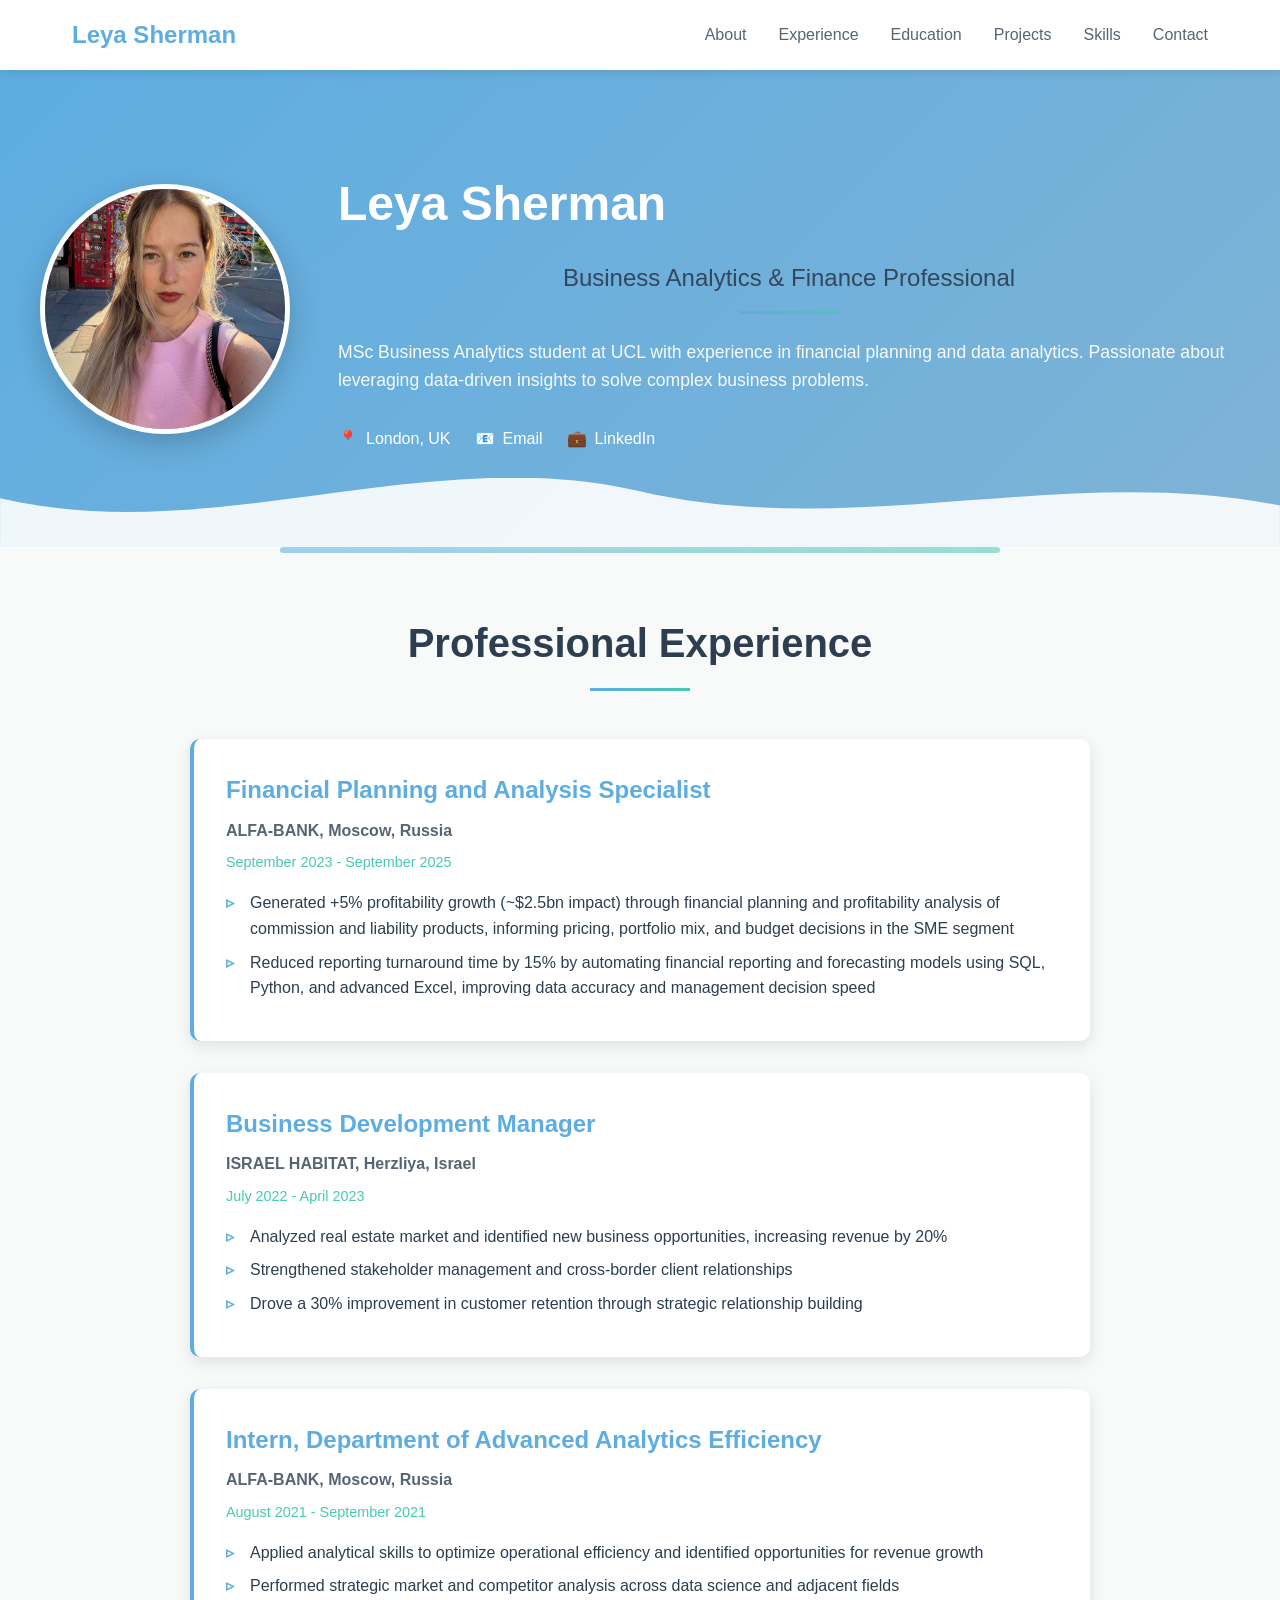
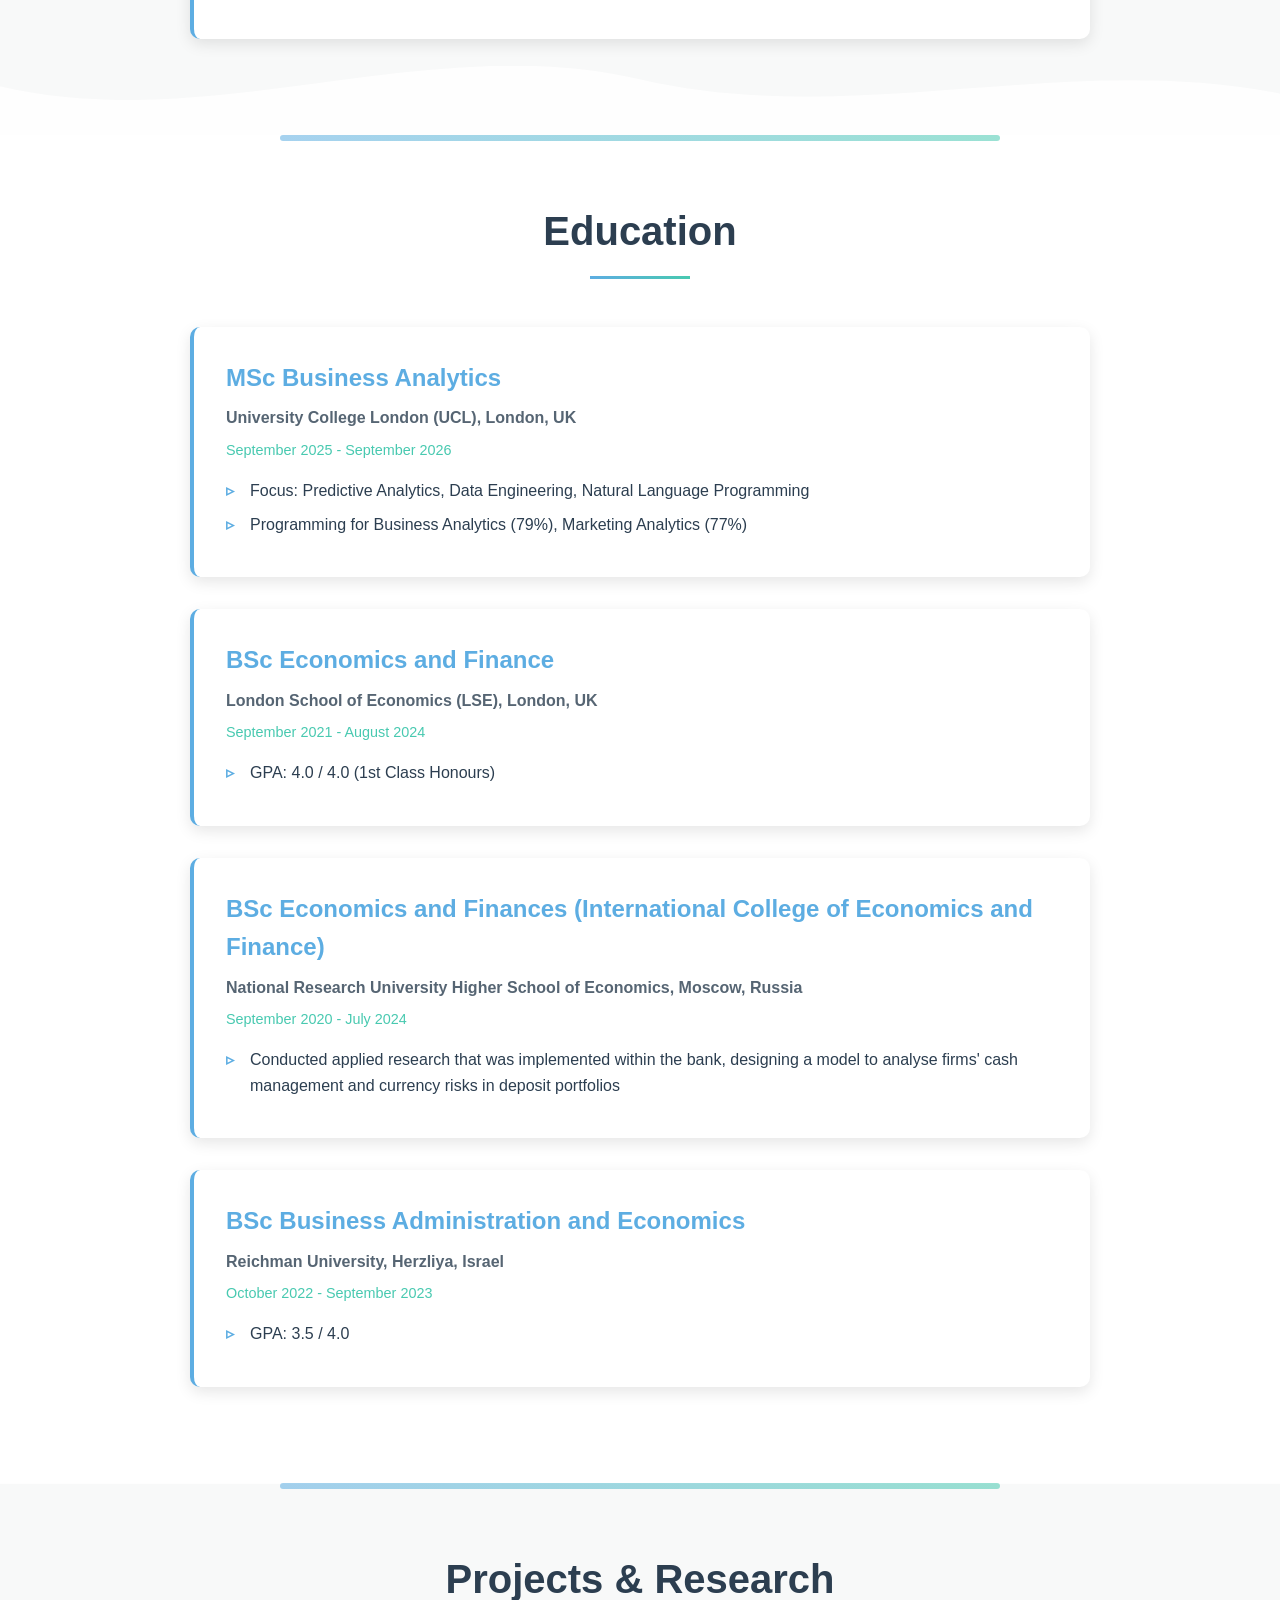
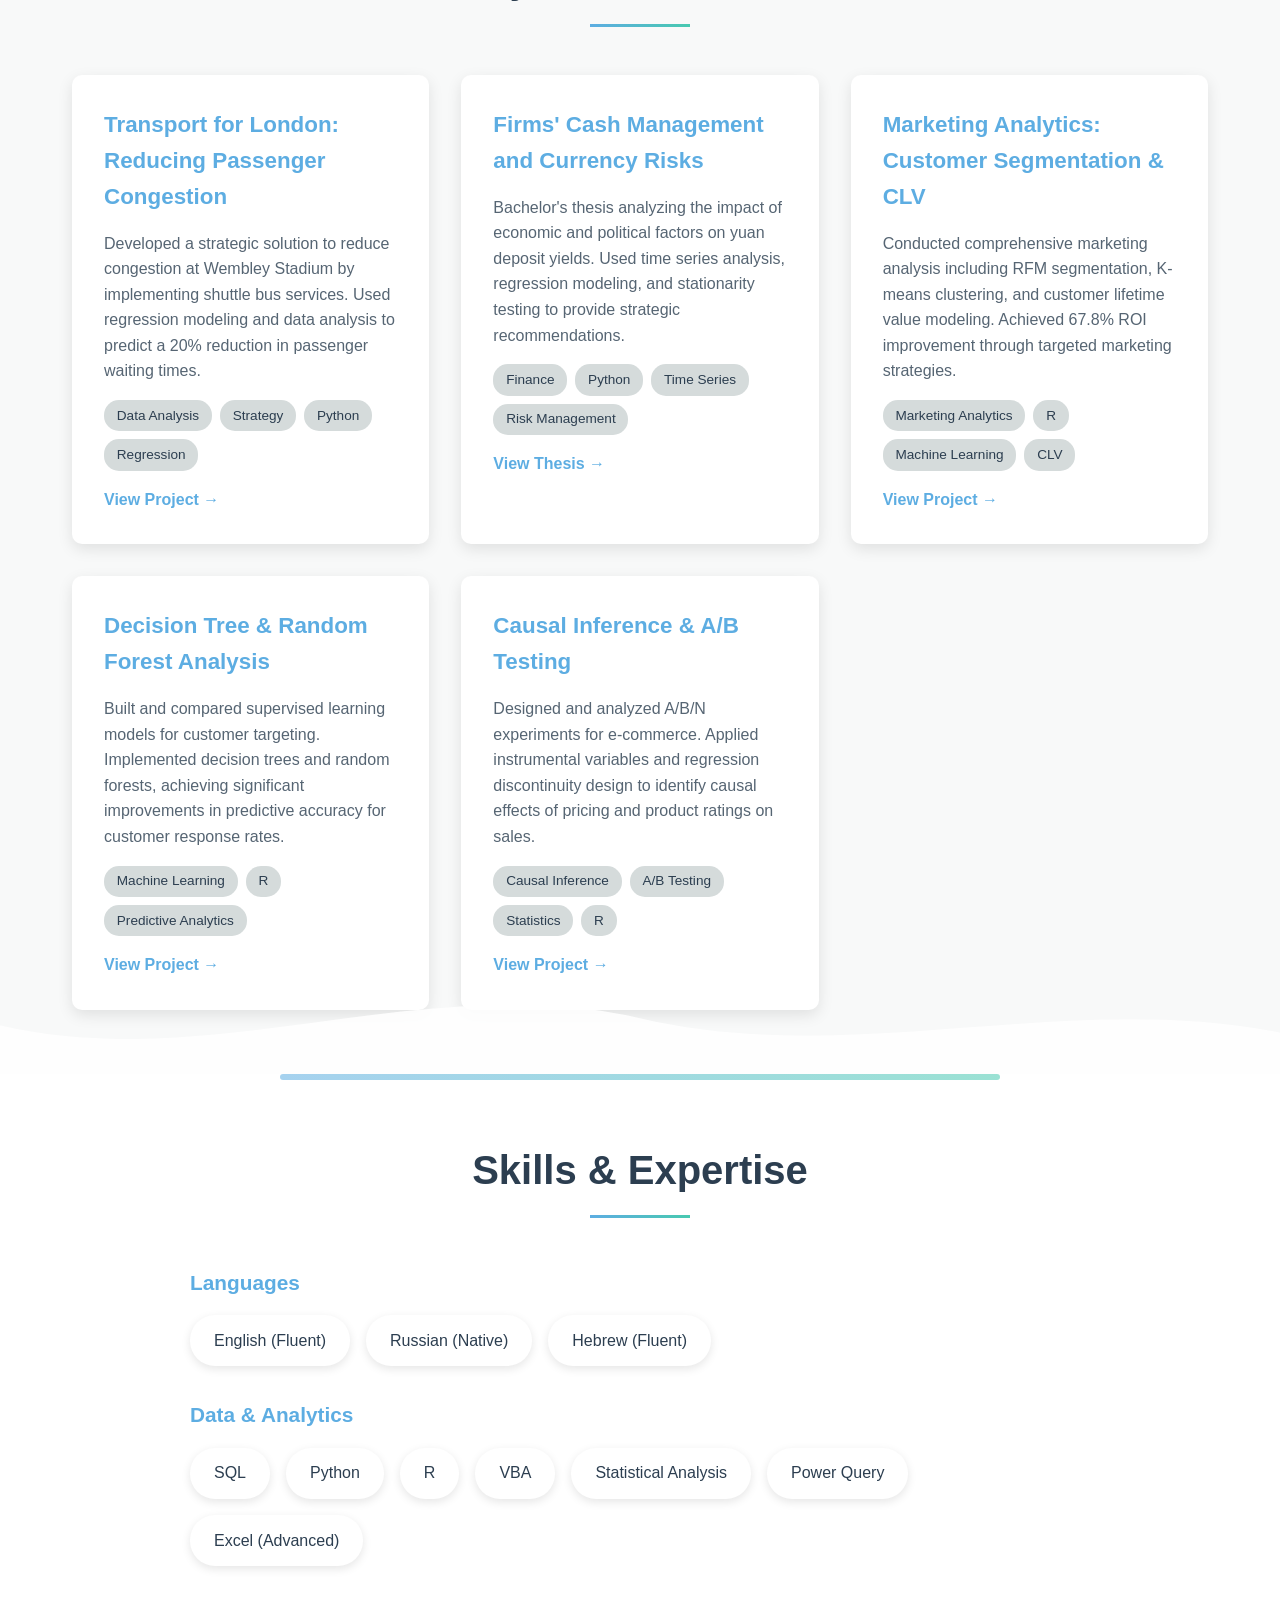
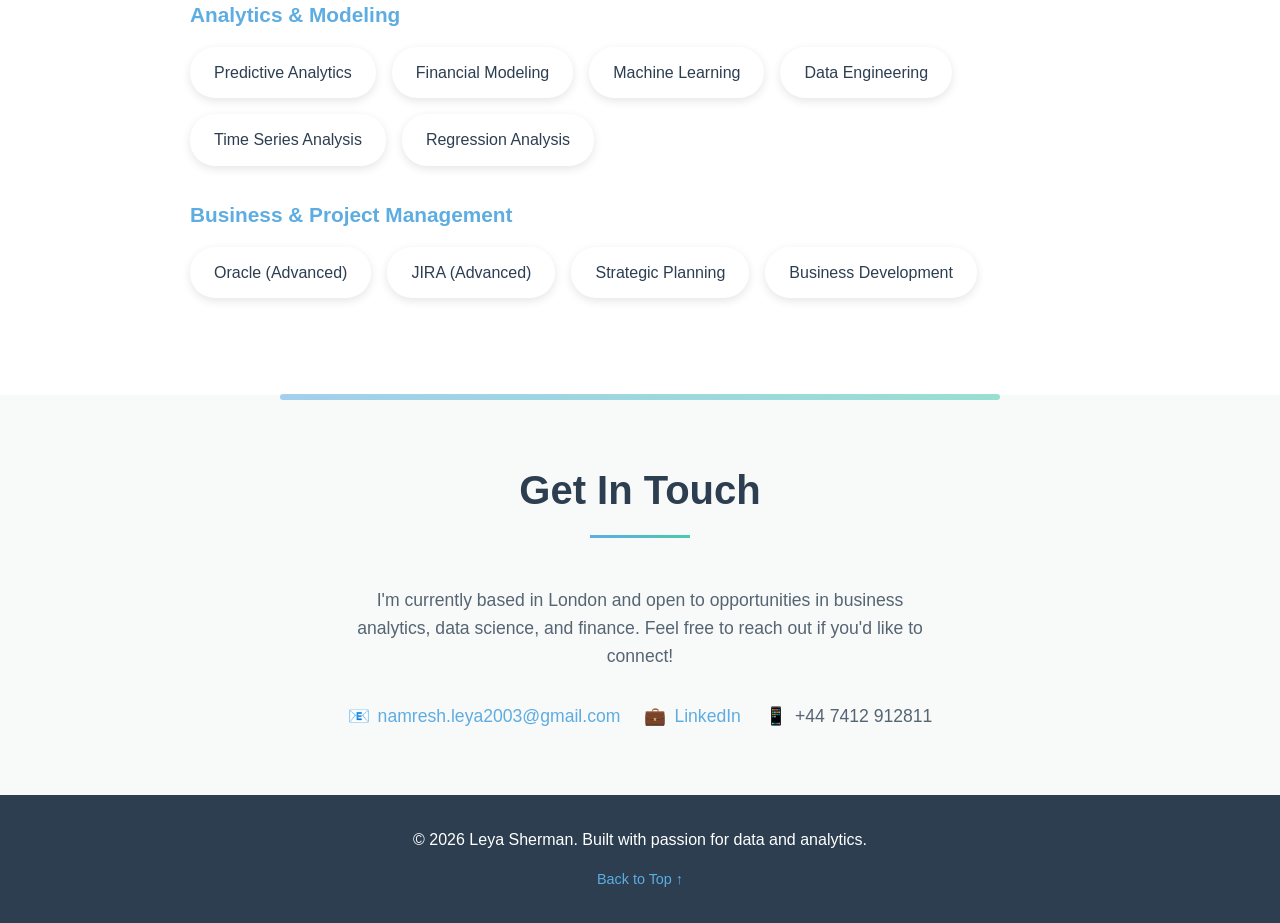
<file: index.html>
<!DOCTYPE html>
<html lang="en">
<head>
    <meta charset="UTF-8">
    <meta name="viewport" content="width=device-width, initial-scale=1.0">
    <title>Leya Sherman | Business Analytics & Finance Professional</title>
    <style>
    	html, body {
		height: 100%;
        	scroll-behavior: smooth;
		scroll-snap-type: y proximity;
    	}
	section {
		scroll-snap-align: center;
		scroll-margin-top: 72px;
	}
	html {
		scroll-padding-top: 72px;
	}

        * {
		margin: 0;
		padding: 0;
		box-sizing: border-box;
        }

        :root {
            --primary-color: #5DADE2;
            --secondary-color: #7FB3D5;
            --accent-color: #48C9B0;
            --dark-grey: #2C3E50;
            --medium-grey: #566573;
            --light-grey: #D5DBDB;
            --background: #F8F9F9;
            --white: #FFFFFF;
        }

        body {
            font-family: 'Segoe UI', Tahoma, Geneva, Verdana, sans-serif;
            line-height: 1.6;
            color: var(--dark-grey);
            background-color: var(--background);
        }
	section {
    		position: relative;
	}
	section:not(:first-of-type)::before {
	    content: "";
	    position: absolute;
	    left: 50%;
	    top: 0;
	    transform: translateX(-50%);
	    width: min(720px, 80%);
	    height: 6px;
	    background: linear-gradient(
	        90deg,
	        var(--primary-color),
	        var(--accent-color)
	    );
	    border-radius: 999px;
	    opacity: 0.55;
	}
	section:not(:last-of-type)::after {
	    content: "";
	    position: absolute;
	    left: 0;
	    right: 0;
	    bottom: -1px;
	    height: 70px;
	    background: url("data:image/svg+xml,%3Csvg xmlns='http://www.w3.org/2000/svg' viewBox='0 0 1440 120'%3E%3Cpath fill='%23FFFFFF' d='M0,64 C240,120 480,0 720,56 C960,112 1200,24 1440,72 L1440,120 L0,120 Z'/%3E%3C/svg%3E")
	        no-repeat center bottom / cover;
	    pointer-events: none;
	    opacity: 0.9;
	}
	.phone {
		color: var(--medium-grey);
	}
	a[href^="tel"] {
		color: var(--medium-grey);
	}
        /* Navigation */
        nav {
            background: var(--white);
            padding: 1rem 0;
            position: sticky;
            top: 0;
            z-index: 1000;
            box-shadow: 0 2px 10px rgba(0,0,0,0.1);
        }

        nav .container {
            max-width: 1200px;
            margin: 0 auto;
            padding: 0 2rem;
            display: flex;
            justify-content: space-between;
            align-items: center;
        }

        nav .logo {
            font-size: 1.5rem;
            font-weight: 700;
            color: var(--primary-color);
        }

        nav ul {
            list-style: none;
            display: flex;
            gap: 2rem;
        }

        nav a {
            text-decoration: none;
            color: var(--medium-grey);
            transition: color 0.3s;
            font-weight: 500;
        }

        nav a:hover {
            color: var(--primary-color);
        }

        /* Mobile menu button */
        .menu-toggle {
            display: none;
            background: none;
            border: none;
            font-size: 1.5rem;
            cursor: pointer;
            color: var(--primary-color);
        }

        /* Hero Section */
        .hero {
            background: linear-gradient(135deg, var(--primary-color) 0%, var(--secondary-color) 100%);
            color: var(--white);
            padding: 6rem 2rem;
            text-align: center;
        }

        .hero-content {
            max-width: 1200px;
            margin: 0 auto;
            display: flex;
            align-items: center;
            gap: 3rem;
            flex-wrap: wrap;
            justify-content: center;
        }

        .hero-image {
            width: 250px;
            height: 250px;
            border-radius: 50%;
            object-fit: cover;
            border: 5px solid var(--white);
            box-shadow: 0 10px 30px rgba(0,0,0,0.2);
        }

        .hero-text {
            flex: 1;
            min-width: 300px;
            text-align: left;
        }

        .hero h1 {
            font-size: 3rem;
            margin-bottom: 1rem;
        }

        .hero h2 {
            font-size: 1.5rem;
            font-weight: 400;
            margin-bottom: 1.5rem;
            opacity: 0.9;
        }

        .hero p {
            font-size: 1.1rem;
            margin-bottom: 2rem;
            opacity: 0.95;
        }

        .contact-info {
            display: flex;
            gap: 1.5rem;
            flex-wrap: wrap;
        }

        .contact-item {
            display: flex;
            align-items: center;
            gap: 0.5rem;
        }

        .contact-item a {
            color: var(--white);
            text-decoration: none;
            transition: opacity 0.3s;
        }

        .contact-item a:hover {
            opacity: 0.8;
        }

        /* Container */
        .container {
            max-width: 1200px;
            margin: 0 auto;
            padding: 0 2rem;
        }

        /* Sections */
        section {
            padding: 4rem 2rem;
        }

        section:nth-child(even) {
            background-color: var(--white);
        }

        h2 {
            font-size: 2.5rem;
            color: var(--dark-grey);
            margin-bottom: 3rem;
            text-align: center;
            position: relative;
            padding-bottom: 1rem;
        }

        h2::after {
            content: '';
            position: absolute;
            bottom: 0;
            left: 50%;
            transform: translateX(-50%);
            width: 100px;
            height: 3px;
            background: linear-gradient(90deg, var(--primary-color), var(--accent-color));
        }

        /* Experience & Education Cards */
        .timeline {
            position: relative;
            max-width: 900px;
            margin: 0 auto;
        }

        .timeline-item {
            background: var(--white);
            padding: 2rem;
            margin-bottom: 2rem;
            border-radius: 10px;
            box-shadow: 0 5px 15px rgba(0,0,0,0.1);
            border-left: 4px solid var(--primary-color);
            transition: transform 0.3s, box-shadow 0.3s;
        }

        .timeline-item:hover {
            transform: translateY(-5px);
            box-shadow: 0 10px 25px rgba(0,0,0,0.15);
        }

        .timeline-item h3 {
            color: var(--primary-color);
            font-size: 1.5rem;
            margin-bottom: 0.5rem;
        }

        .timeline-item .company {
            color: var(--medium-grey);
            font-weight: 600;
            margin-bottom: 0.5rem;
        }

        .timeline-item .date {
            color: var(--accent-color);
            font-size: 0.9rem;
            margin-bottom: 1rem;
            font-weight: 500;
        }

        .timeline-item ul {
            list-style: none;
            padding-left: 0;
        }

        .timeline-item li {
            padding-left: 1.5rem;
            position: relative;
            margin-bottom: 0.5rem;
        }

        .timeline-item li::before {
            content: '▹';
            position: absolute;
            left: 0;
            color: var(--primary-color);
            font-weight: bold;
        }

        /* Projects Grid */
        .projects-grid {
            display: grid;
            grid-template-columns: repeat(auto-fit, minmax(300px, 1fr));
            gap: 2rem;
            max-width: 1200px;
            margin: 0 auto;
        }

        .project-card {
            background: var(--white);
            border-radius: 10px;
            overflow: hidden;
            box-shadow: 0 5px 15px rgba(0,0,0,0.1);
            transition: transform 0.3s, box-shadow 0.3s;
        }

        .project-card:hover {
            transform: translateY(-10px);
            box-shadow: 0 15px 35px rgba(0,0,0,0.2);
        }

        .project-content {
            padding: 2rem;
        }

        .project-card h3 {
            color: var(--primary-color);
            font-size: 1.4rem;
            margin-bottom: 1rem;
        }

        .project-card p {
            color: var(--medium-grey);
            margin-bottom: 1rem;
            line-height: 1.6;
        }

        .project-tags {
            display: flex;
            flex-wrap: wrap;
            gap: 0.5rem;
            margin-bottom: 1rem;
        }

        .tag {
            background: var(--light-grey);
            color: var(--dark-grey);
            padding: 0.3rem 0.8rem;
            border-radius: 15px;
            font-size: 0.85rem;
            font-weight: 500;
        }

        .project-link {
            display: inline-block;
            color: var(--primary-color);
            text-decoration: none;
            font-weight: 600;
            transition: color 0.3s;
        }

        .project-link:hover {
            color: var(--accent-color);
        }

        /* Skills */
        .skills-container {
            max-width: 900px;
            margin: 0 auto;
        }

        .skill-category {
            margin-bottom: 2rem;
        }

        .skill-category h3 {
            color: var(--primary-color);
            margin-bottom: 1rem;
            font-size: 1.3rem;
        }

        .skills-list {
            display: flex;
            flex-wrap: wrap;
            gap: 1rem;
        }

        .skill-item {
            background: var(--white);
            padding: 0.8rem 1.5rem;
            border-radius: 25px;
            box-shadow: 0 3px 10px rgba(0,0,0,0.1);
            font-weight: 500;
            transition: all 0.3s;
        }

        .skill-item:hover {
            background: var(--primary-color);
            color: var(--white);
            transform: translateY(-3px);
            box-shadow: 0 5px 15px rgba(0,0,0,0.2);
        }

        /* Footer */
        footer {
            background: var(--dark-grey);
            color: var(--white);
            text-align: center;
            padding: 2rem;
        }

        footer a {
            color: var(--primary-color);
            text-decoration: none;
        }

        footer a:hover {
            color: var(--accent-color);
        }

        /* Responsive Design */
        @media (max-width: 768px) {
            .menu-toggle {
                display: block;
            }

            nav ul {
                display: none;
                flex-direction: column;
                position: absolute;
                top: 100%;
                left: 0;
                right: 0;
                background: var(--white);
                box-shadow: 0 5px 10px rgba(0,0,0,0.1);
                padding: 1rem;
            }

            nav ul.active {
                display: flex;
            }

            .hero h1 {
                font-size: 2rem;
            }

            .hero h2 {
                font-size: 1.2rem;
            }

            .hero-text {
                text-align: center;
            }

            .contact-info {
                justify-content: center;
            }

            h2 {
                font-size: 2rem;
            }

            .projects-grid {
                grid-template-columns: 1fr;
            }
        }
    </style>
</head>
<body>
    <!-- Navigation -->
    <nav>
        <div class="container">
            <div class="logo">Leya Sherman</div>
            <button class="menu-toggle" onclick="toggleMenu()">☰</button>
            <ul id="nav-menu">
                <li><a href="#about">About</a></li>
                <li><a href="#experience">Experience</a></li>
                <li><a href="#education">Education</a></li>
                <li><a href="#projects">Projects</a></li>
                <li><a href="#skills">Skills</a></li>
                <li><a href="#contact">Contact</a></li>
            </ul>
        </div>
    </nav>

    <!-- Hero Section -->
    <section class="hero" id="about">
        <div class="hero-content">
            <img src="photo_2026-01-29_11-00-26.jpg" alt="Leya Sherman" class="hero-image">
            <div class="hero-text">
                <h1>Leya Sherman</h1>
                <h2>Business Analytics & Finance Professional</h2>
                <p>MSc Business Analytics student at UCL with experience in financial planning and data analytics. Passionate about leveraging data-driven insights to solve complex business problems.</p>
                <div class="contact-info">
                    <div class="contact-item">
                        <span>📍</span> London, UK
                    </div>
                    <div class="contact-item">
                        <span>📧</span> <a href="mailto:namresh.leya2003@gmail.com">Email</a>
                    </div>
                    <div class="contact-item">
                        <span>💼</span> <a href="https://linkedin.com/in/leya-sherman" target="_blank">LinkedIn</a>
                    </div>
                </div>
            </div>
        </div>
    </section>

    <!-- Experience Section -->
    <section id="experience">
        <div class="container">
            <h2>Professional Experience</h2>
            <div class="timeline">
                <div class="timeline-item">
                    <h3>Financial Planning and Analysis Specialist</h3>
                    <div class="company">ALFA-BANK, Moscow, Russia</div>
                    <div class="date">September 2023 - September 2025</div>
                    <ul>
                        <li>Generated +5% profitability growth (~$2.5bn impact) through financial planning and profitability analysis of commission and liability products, informing pricing, portfolio mix, and budget decisions in the SME segment</li>
                        <li>Reduced reporting turnaround time by 15% by automating financial reporting and forecasting models using SQL, Python, and advanced Excel, improving data accuracy and management decision speed</li>
                    </ul>
                </div>

                <div class="timeline-item">
                    <h3>Business Development Manager</h3>
                    <div class="company">ISRAEL HABITAT, Herzliya, Israel</div>
                    <div class="date">July 2022 - April 2023</div>
                    <ul>
                        <li>Analyzed real estate market and identified new business opportunities, increasing revenue by 20%</li>
                        <li>Strengthened stakeholder management and cross-border client relationships</li>
                        <li>Drove a 30% improvement in customer retention through strategic relationship building</li>
                    </ul>
                </div>

                <div class="timeline-item">
                    <h3>Intern, Department of Advanced Analytics Efficiency</h3>
                    <div class="company">ALFA-BANK, Moscow, Russia</div>
                    <div class="date">August 2021 - September 2021</div>
                    <ul>
                        <li>Applied analytical skills to optimize operational efficiency and identified opportunities for revenue growth</li>
                        <li>Performed strategic market and competitor analysis across data science and adjacent fields</li>
                    </ul>
                </div>
            </div>
        </div>
    </section>

    <!-- Education Section -->
    <section id="education">
        <div class="container">
            <h2>Education</h2>
            <div class="timeline">
                <div class="timeline-item">
                    <h3>MSc Business Analytics</h3>
                    <div class="company">University College London (UCL), London, UK</div>
                    <div class="date">September 2025 - September 2026</div>
                    <ul>
                        <li>Focus: Predictive Analytics, Data Engineering, Natural Language Programming</li>
                        <li>Programming for Business Analytics (79%), Marketing Analytics (77%)</li>
                    </ul>
                </div>

                <div class="timeline-item">
                    <h3>BSc Economics and Finance</h3>
                    <div class="company">London School of Economics (LSE), London, UK</div>
                    <div class="date">September 2021 - August 2024</div>
                    <ul>
                        <li>GPA: 4.0 / 4.0 (1st Class Honours)</li>
                    </ul>
                </div>

                <div class="timeline-item">
                    <h3>BSc Economics and Finances (International College of Economics and Finance)</h3>
                    <div class="company">National Research University Higher School of Economics, Moscow, Russia</div>
                    <div class="date">September 2020 - July 2024</div>
                    <ul>
                        <li>Conducted applied research that was implemented within the bank, designing a model to analyse firms' cash management and currency risks in deposit portfolios</li>
                    </ul>
                </div>

                <div class="timeline-item">
                    <h3>BSc Business Administration and Economics</h3>
                    <div class="company">Reichman University, Herzliya, Israel</div>
                    <div class="date">October 2022 - September 2023</div>
                    <ul>
                        <li>GPA: 3.5 / 4.0</li>
                    </ul>
                </div>
            </div>
        </div>
    </section>

    <!-- Projects Section -->
    <section id="projects">
        <div class="container">
            <h2>Projects & Research</h2>
            <div class="projects-grid">
                <div class="project-card">
                    <div class="project-content">
                        <h3>Transport for London: Reducing Passenger Congestion</h3>
                        <p>Developed a strategic solution to reduce congestion at Wembley Stadium by implementing shuttle bus services. Used regression modeling and data analysis to predict a 20% reduction in passenger waiting times.</p>
                        <div class="project-tags">
                            <span class="tag">Data Analysis</span>
                            <span class="tag">Strategy</span>
                            <span class="tag">Python</span>
                            <span class="tag">Regression</span>
                        </div>
                        <a href="Shuttles for Wembley Stadium_final.pdf" class="project-link" target="_blank">View Project →</a>
                    </div>
                </div>
		<div class="project-card">
                    <div class="project-content">
                        <h3>Firms' Cash Management and Currency Risks</h3>
                        <p>Bachelor's thesis analyzing the impact of economic and political factors on yuan deposit yields. Used time series analysis, regression modeling, and stationarity testing to provide strategic recommendations.</p>
                        <div class="project-tags">
                            <span class="tag">Finance</span>
                            <span class="tag">Python</span>
                            <span class="tag">Time Series</span>
                            <span class="tag">Risk Management</span>
                        </div>
                        <a href="Diploma_Sherman Leya.pdf" class="project-link" target="_blank">View Thesis →</a>
                    </div>
                </div>
                <div class="project-card">
                    <div class="project-content">
                        <h3>Marketing Analytics: Customer Segmentation & CLV</h3>
                        <p>Conducted comprehensive marketing analysis including RFM segmentation, K-means clustering, and customer lifetime value modeling. Achieved 67.8% ROI improvement through targeted marketing strategies.</p>
                        <div class="project-tags">
                            <span class="tag">Marketing Analytics</span>
                            <span class="tag">R</span>
                            <span class="tag">Machine Learning</span>
                            <span class="tag">CLV</span>
                        </div>
                        <a href="Marketing Analytics Customer Segmentation_CLV.pdf" class="project-link" target="_blank">View Project →</a>
                    </div>
                </div>

                <div class="project-card">
                    <div class="project-content">
                        <h3>Decision Tree & Random Forest Analysis</h3>
                        <p>Built and compared supervised learning models for customer targeting. Implemented decision trees and random forests, achieving significant improvements in predictive accuracy for customer response rates.</p>
                        <div class="project-tags">
                            <span class="tag">Machine Learning</span>
                            <span class="tag">R</span>
                            <span class="tag">Predictive Analytics</span>
                        </div>
                        <a href="Decision Tree_Random Forest Analysis.pdf" class="project-link" target="_blank">View Project →</a>
                    </div>
                </div>

                <div class="project-card">
                    <div class="project-content">
                        <h3>Causal Inference & A/B Testing</h3>
                        <p>Designed and analyzed A/B/N experiments for e-commerce. Applied instrumental variables and regression discontinuity design to identify causal effects of pricing and product ratings on sales.</p>
                        <div class="project-tags">
                            <span class="tag">Causal Inference</span>
                            <span class="tag">A/B Testing</span>
                            <span class="tag">Statistics</span>
                            <span class="tag">R</span>
                        </div>
                        <a href="Causal Inference_AB Testing.pdf" class="project-link" target="_blank">View Project →</a>
                    </div>
                </div>
            </div>
        </div>
    </section>

    <!-- Skills Section -->
    <section id="skills">
        <div class="container">
            <h2>Skills & Expertise</h2>
            <div class="skills-container">
                <div class="skill-category">
                    <h3>Languages</h3>
                    <div class="skills-list">
                        <span class="skill-item">English (Fluent)</span>
                        <span class="skill-item">Russian (Native)</span>
                        <span class="skill-item">Hebrew (Fluent)</span>
                    </div>
                </div>
                <div class="skill-category">
                    <h3>Data & Analytics</h3>
                    <div class="skills-list">
                        <span class="skill-item">SQL</span>
                        <span class="skill-item">Python</span>
                        <span class="skill-item">R</span>
                        <span class="skill-item">VBA</span>
                        <span class="skill-item">Statistical Analysis</span>
                        <span class="skill-item">Power Query</span>
                        <span class="skill-item">Excel (Advanced)</span>
                    </div>
                </div>

                <div class="skill-category">
                    <h3>Analytics & Modeling</h3>
                    <div class="skills-list">
                        <span class="skill-item">Predictive Analytics</span>
                        <span class="skill-item">Financial Modeling</span>
                        <span class="skill-item">Machine Learning</span>
                        <span class="skill-item">Data Engineering</span>
                        <span class="skill-item">Time Series Analysis</span>
                        <span class="skill-item">Regression Analysis</span>
                    </div>
                </div>

                <div class="skill-category">
                    <h3>Business & Project Management</h3>
                    <div class="skills-list">
                        <span class="skill-item">Oracle (Advanced)</span>
                        <span class="skill-item">JIRA (Advanced)</span>
                        <span class="skill-item">Strategic Planning</span>
                        <span class="skill-item">Business Development</span>
                    </div>
                </div>
            </div>
        </div>
    </section>

    <!-- Contact Section -->
    <section id="contact">
        <div class="container">
            <h2>Get In Touch</h2>
            <div style="text-align: center; max-width: 600px; margin: 0 auto;">
                <p style="font-size: 1.1rem; color: var(--medium-grey); margin-bottom: 2rem;">
                    I'm currently based in London and open to opportunities in business analytics, data science, and finance. 
                    Feel free to reach out if you'd like to connect!
                </p>
                <div class="contact-info" style="justify-content: center; font-size: 1.1rem;">
                    <div class="contact-item">
                        <span>📧</span> <a href="mailto:namresh.leya2003@gmail.com" style="color: var(--primary-color);">namresh.leya2003@gmail.com</a>
                    </div>
                    <div class="contact-item">
                        <span>💼</span> <a href="https://linkedin.com/in/leya-sherman" target="_blank" style="color: var(--primary-color);">LinkedIn</a>
                    </div>
                    <div class="contact-item">
                        <span>📱</span> <span style="color: var(--medium-grey);">+44 7412 912811</span>
                    </div>
                </div>
            </div>
        </div>
    </section>

    <!-- Footer -->
    <footer>
        <p>&copy; 2026 Leya Sherman. Built with passion for data and analytics.</p>
        <p style="margin-top: 1rem; font-size: 0.9rem;">
            <a href="#about">Back to Top ↑</a>
        </p>
    </footer>

    <script>
        function toggleMenu() {
            const menu = document.getElementById('nav-menu');
            menu.classList.toggle('active');
        }

        // Smooth scrolling for navigation links
        document.querySelectorAll('a[href^="#"]').forEach(anchor => {
            anchor.addEventListener('click', function (e) {
                e.preventDefault();
                const target = document.querySelector(this.getAttribute('href'));
                if (target) {
                    target.scrollIntoView({
                        behavior: 'smooth',
                        block: 'start'
                    });
                    // Close mobile menu if open
                    document.getElementById('nav-menu').classList.remove('active');
                }
            });
        });
    </script>
</body>
</html>
</file>
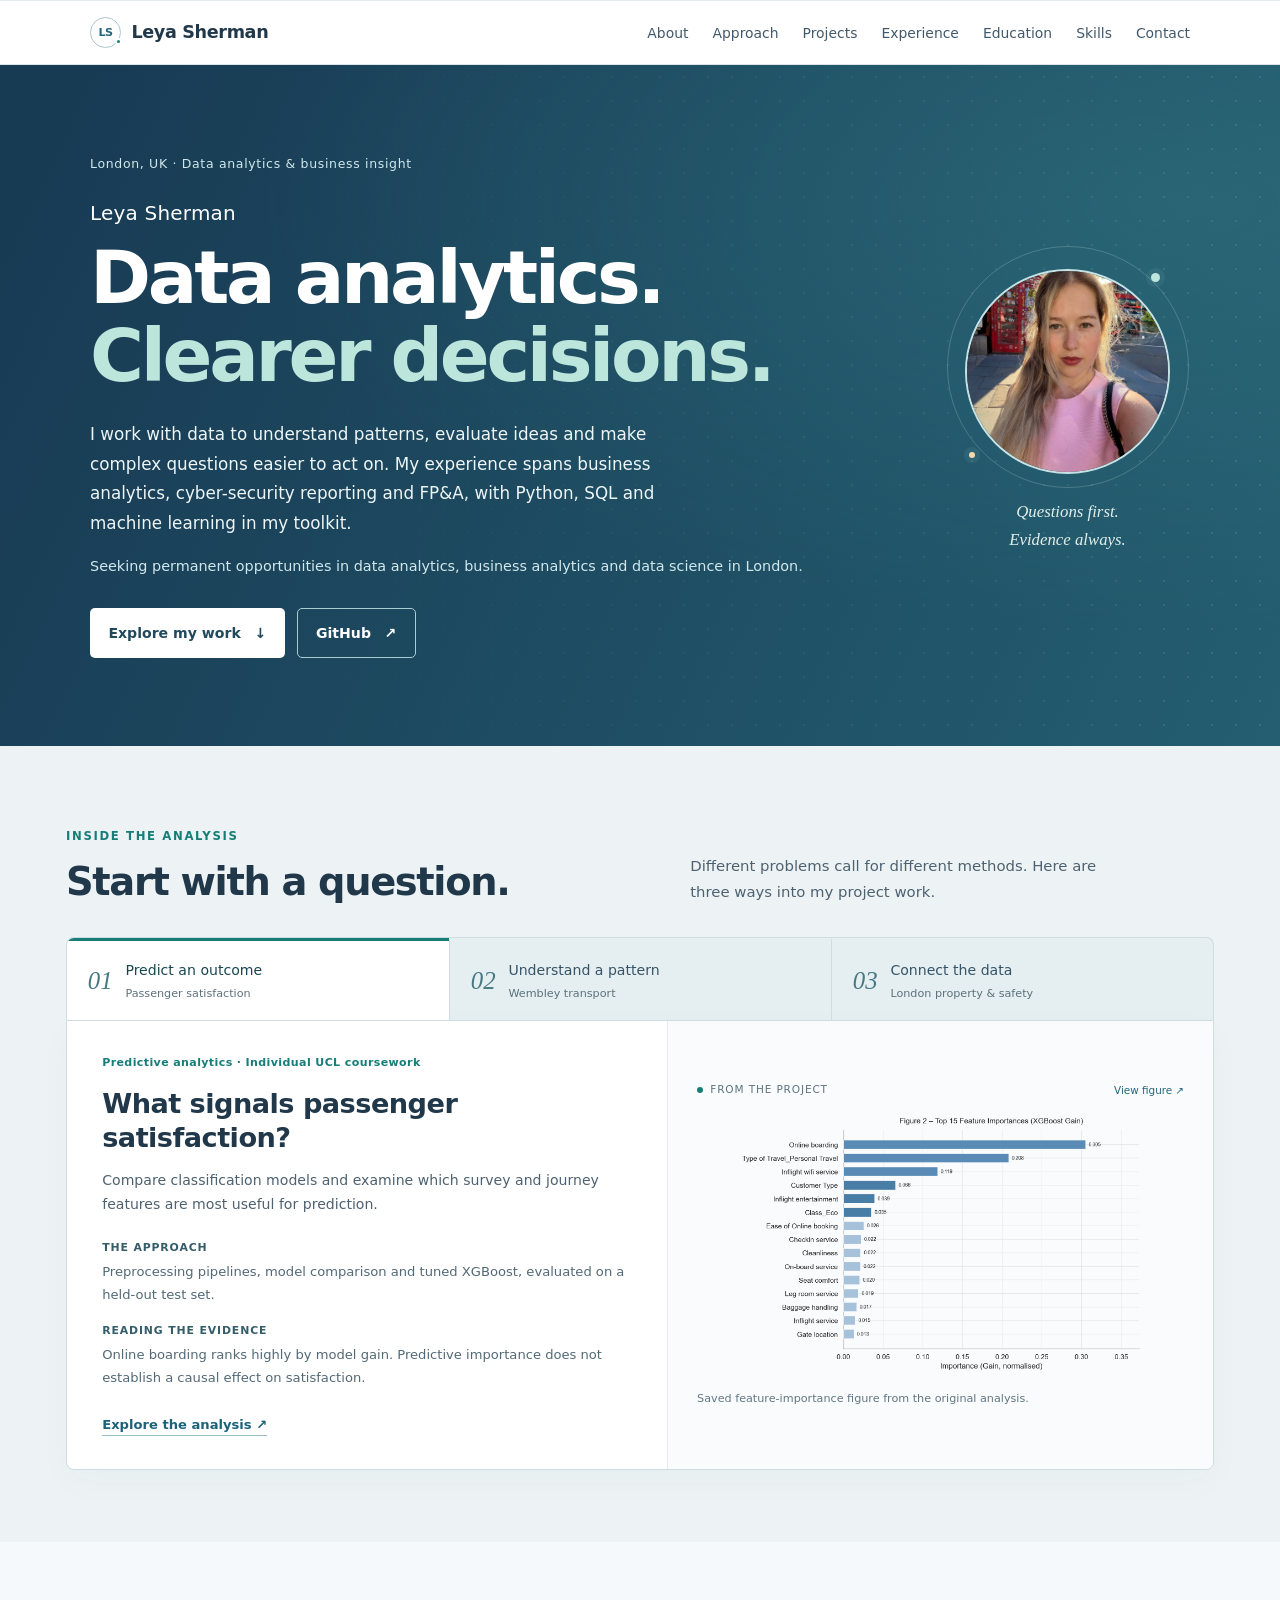
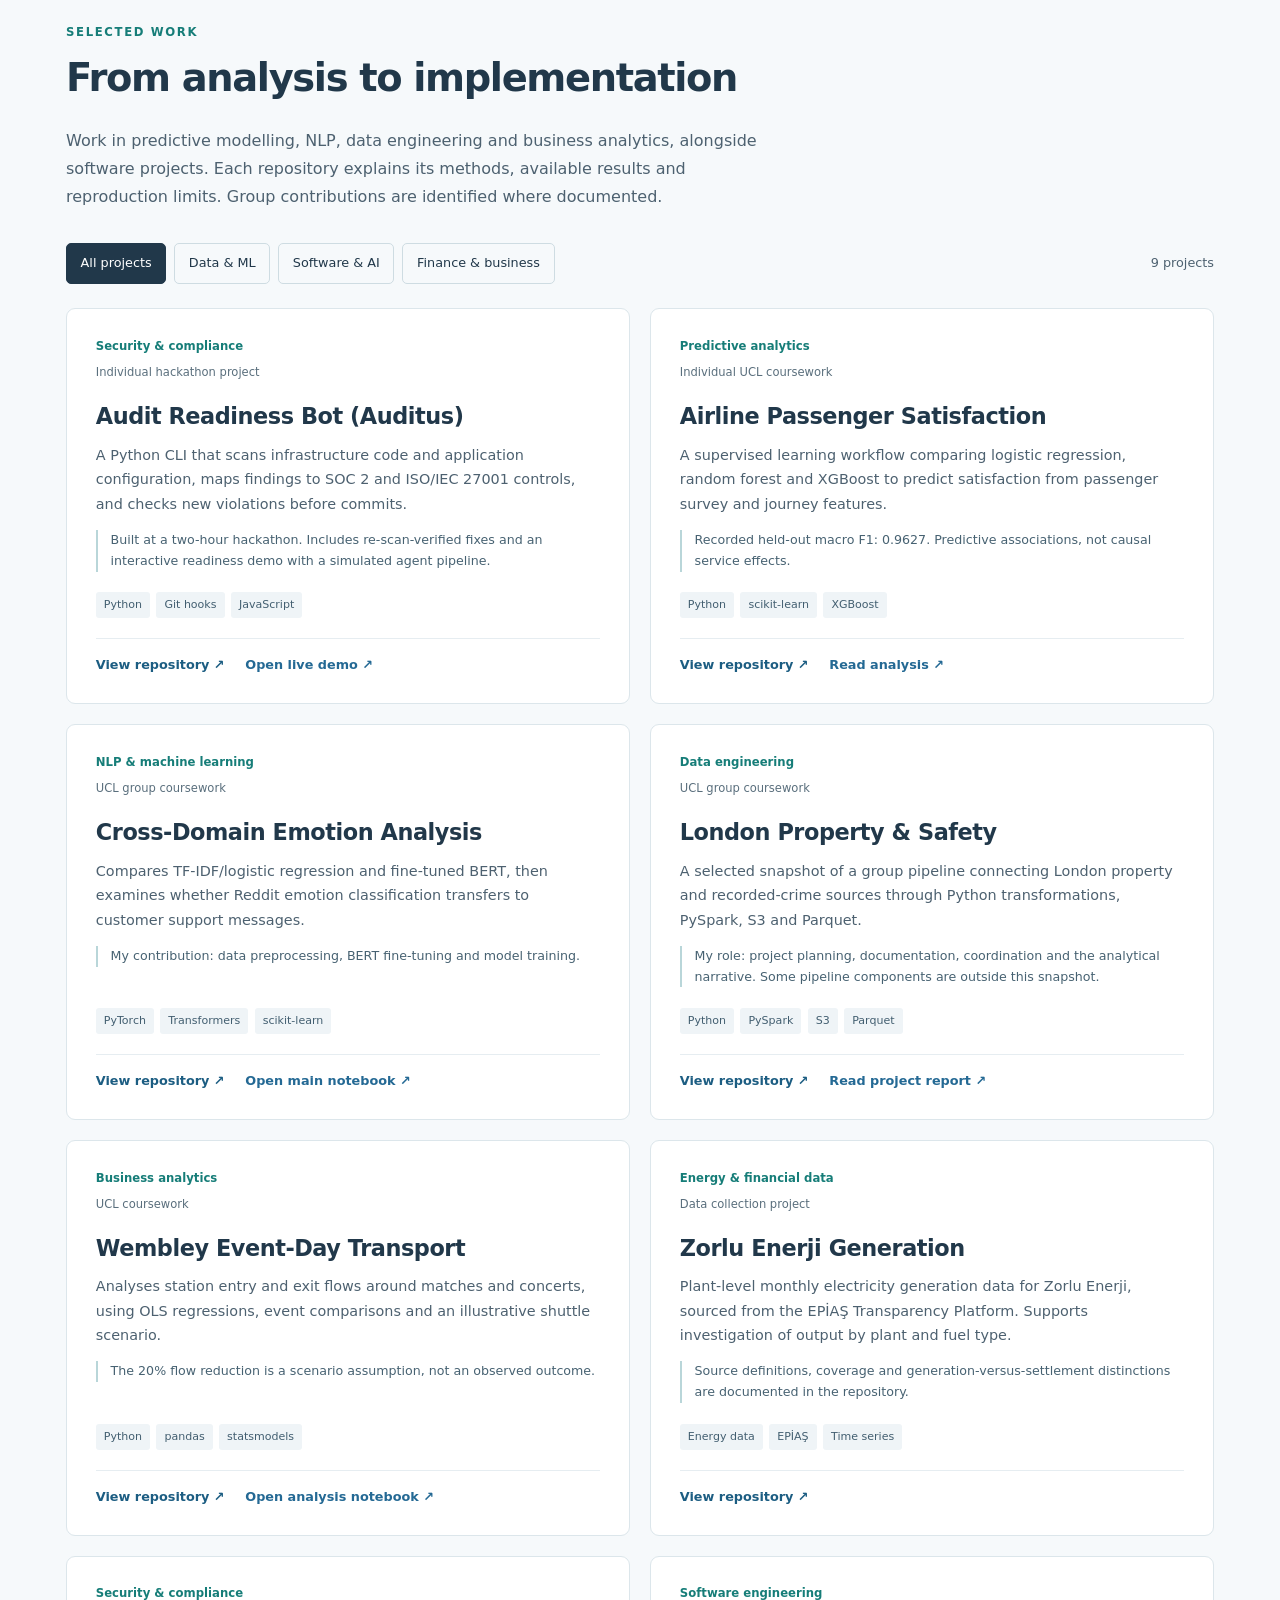
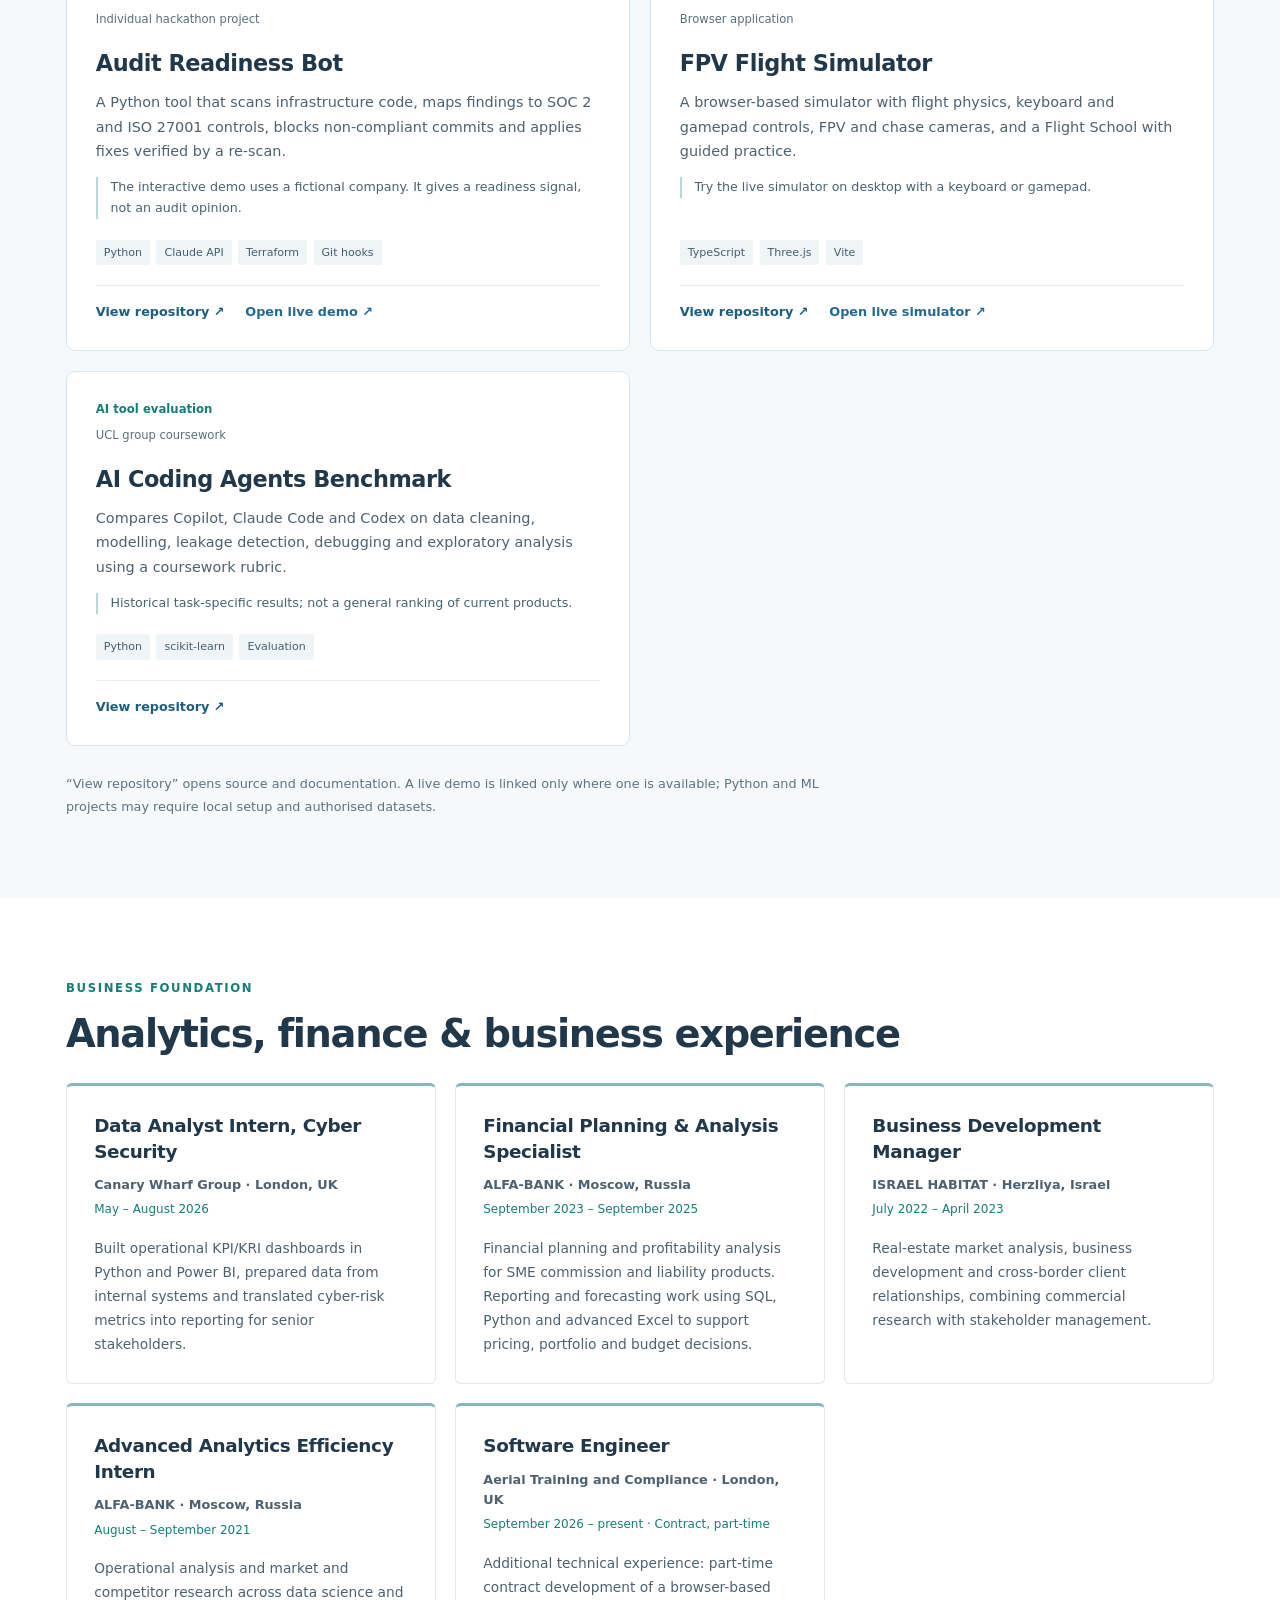
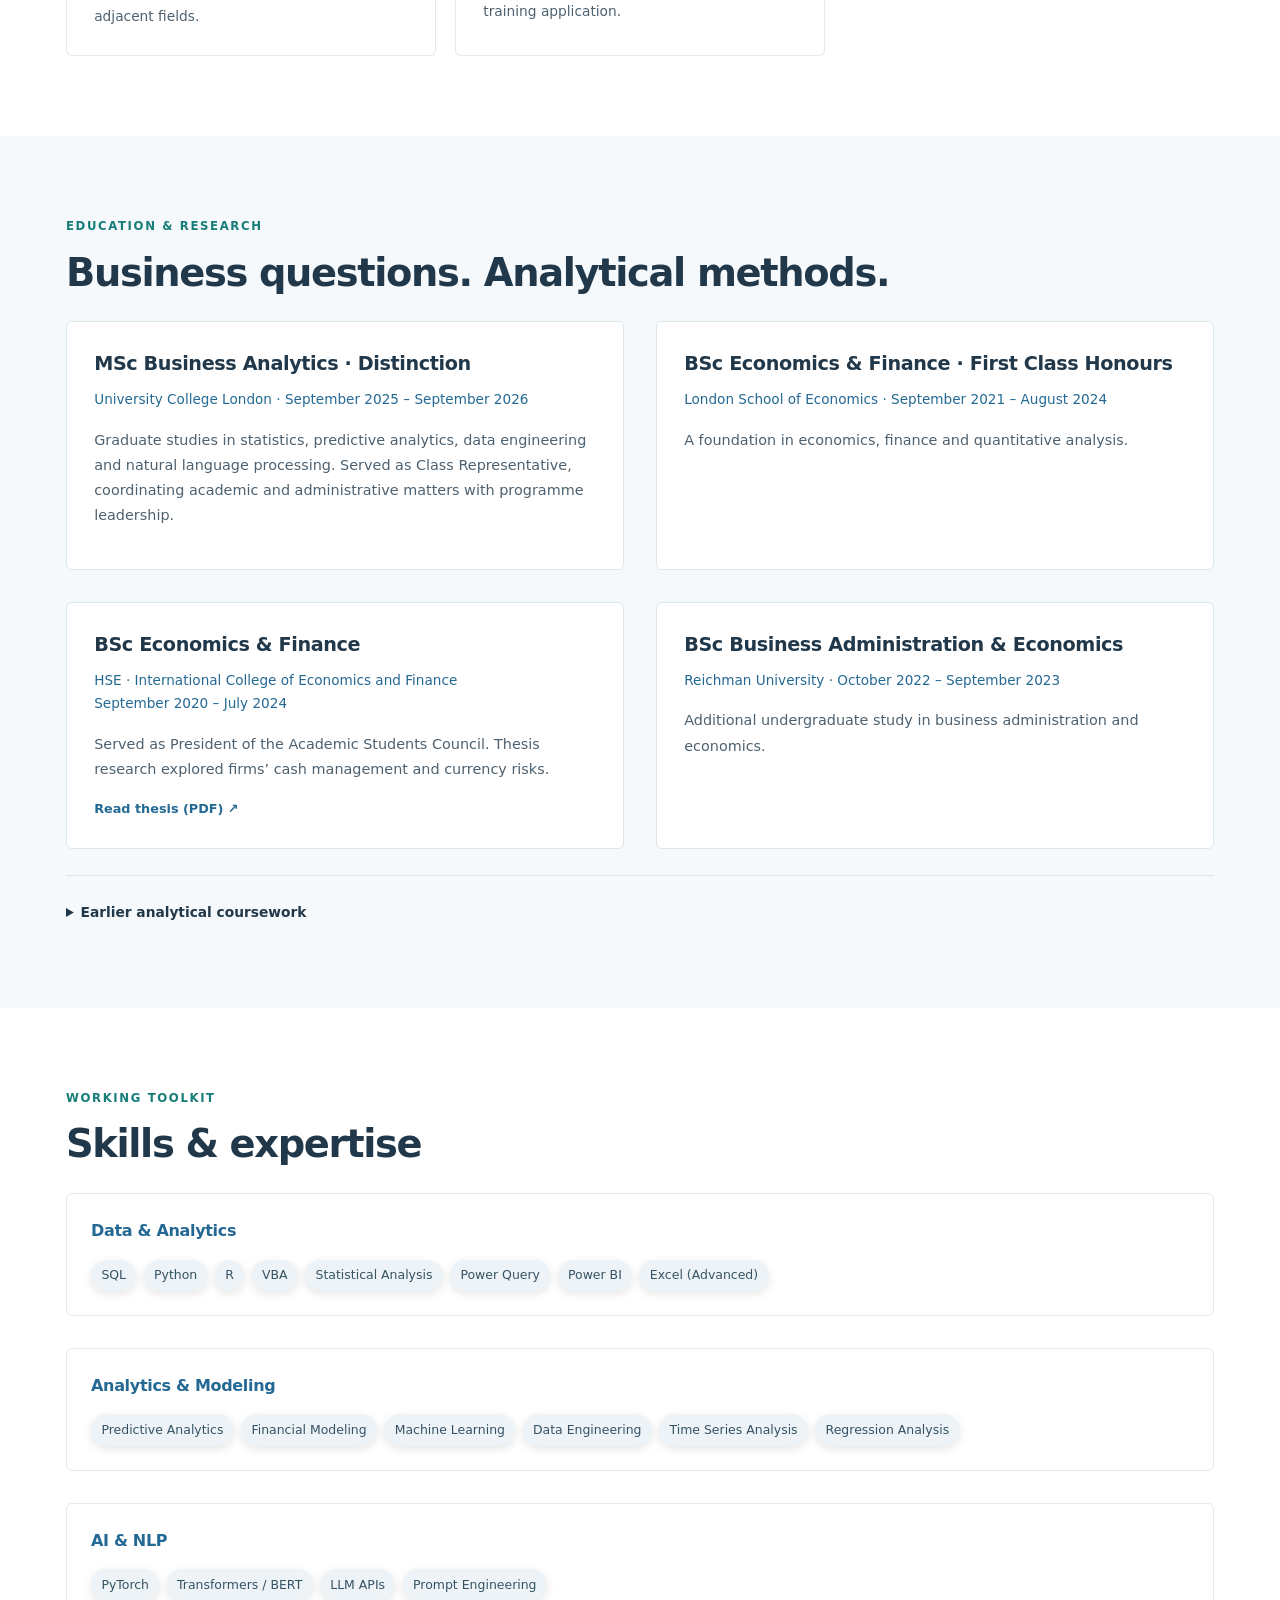
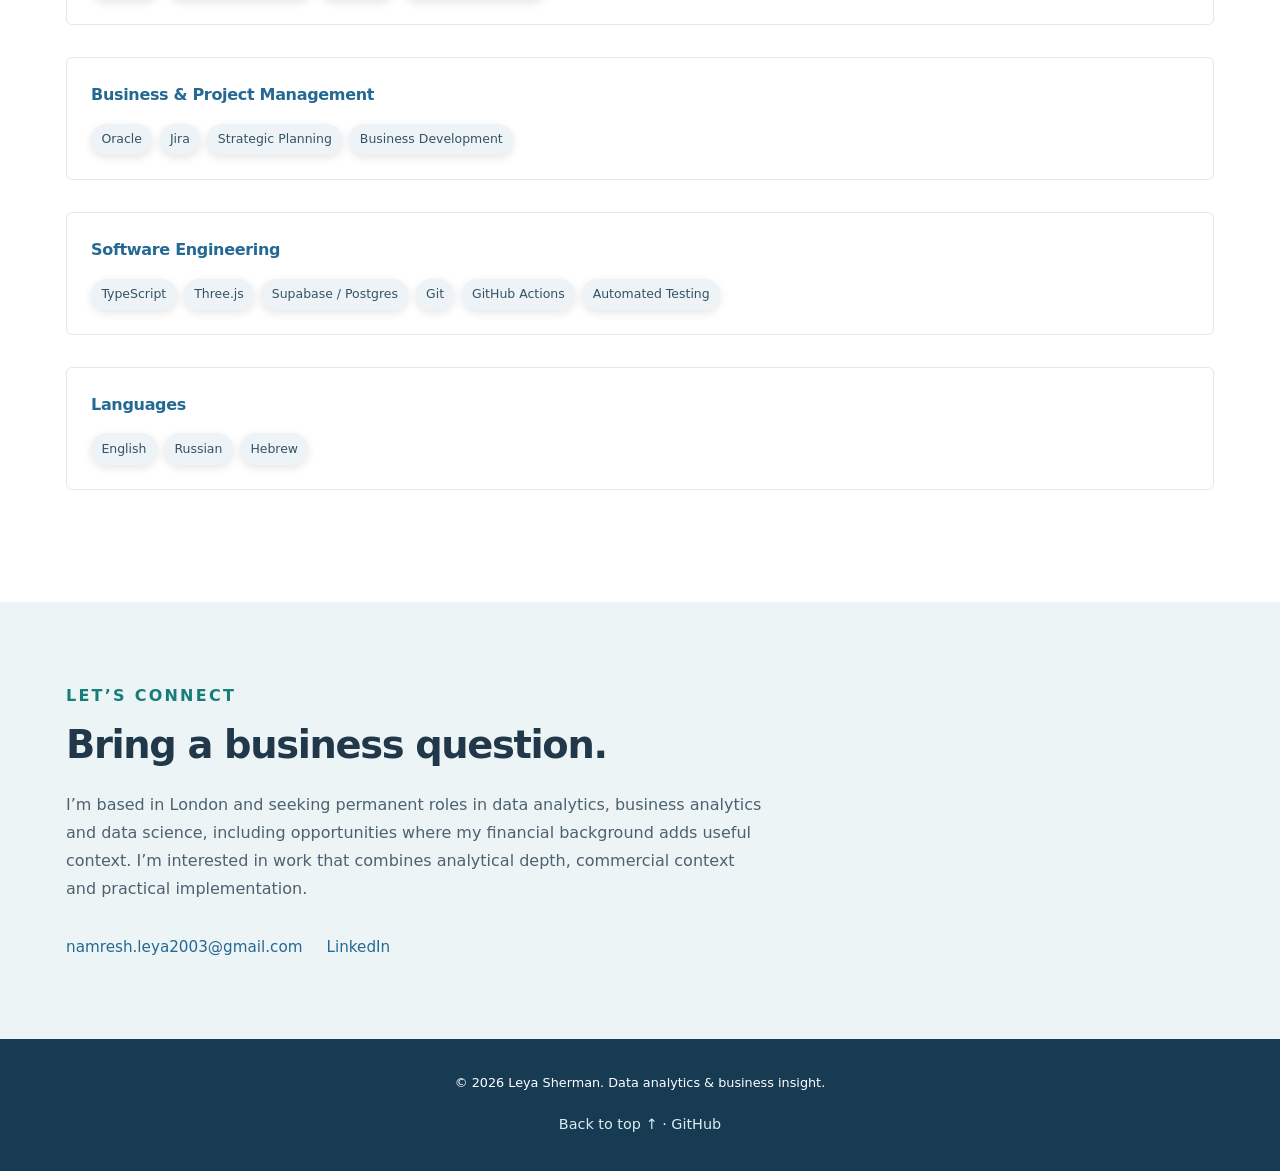
<file: portfolio/index.html>
<!DOCTYPE html>
<html lang="en">
<head>
    <meta charset="UTF-8">
    <meta name="viewport" content="width=device-width, initial-scale=1.0">
    <title>Leya Sherman | Data Analytics & Business Insight</title>
    <meta name="description" content="Leya Sherman — data analytics professional in London. Explore work in predictive modelling, business analytics, NLP and data engineering.">
    <link rel="canonical" href="https://leyasherman.github.io/portfolio/">
    <meta property="og:title" content="Leya Sherman | Data Analytics & Business Insight">
    <meta property="og:description" content="Questions first. Evidence always. Explore data analytics projects and the thinking behind them.">
    <meta property="og:type" content="website">
    <meta property="og:url" content="https://leyasherman.github.io/portfolio/">
    <meta property="og:image" content="https://leyasherman.github.io/photo_2026-01-29_11-00-26.jpg">

    <style>
        html, body {
        height: 100%;
            scroll-behavior: smooth;
        scroll-snap-type: y proximity;
        }
    section {
        scroll-snap-align: center;
        scroll-margin-top: 72px;
    }
    html {
        scroll-padding-top: 72px;
    }

        * {
        margin: 0;
        padding: 0;
        box-sizing: border-box;
        }

        :root {
            --primary-color: #5DADE2;
            --secondary-color: #7FB3D5;
            --accent-color: #48C9B0;
            --dark-grey: #2C3E50;
            --medium-grey: #566573;
            --light-grey: #D5DBDB;
            --background: #F8F9F9;
            --white: #FFFFFF;
        }

        body {
            font-family: 'Segoe UI', Tahoma, Geneva, Verdana, sans-serif;
            line-height: 1.6;
            color: var(--dark-grey);
            background-color: var(--background);
        }
    section {
            position: relative;
    }
    section:not(:first-of-type)::before {
        content: "";
        position: absolute;
        left: 50%;
        top: 0;
        transform: translateX(-50%);
        width: min(720px, 80%);
        height: 6px;
        background: linear-gradient(
            90deg,
            var(--primary-color),
            var(--accent-color)
        );
        border-radius: 999px;
        opacity: 0.55;
    }
    section:not(:last-of-type)::after {
        content: "";
        position: absolute;
        left: 0;
        right: 0;
        bottom: -1px;
        height: 70px;
        background: url("data:image/svg+xml,%3Csvg xmlns='http://www.w3.org/2000/svg' viewBox='0 0 1440 120'%3E%3Cpath fill='%23FFFFFF' d='M0,64 C240,120 480,0 720,56 C960,112 1200,24 1440,72 L1440,120 L0,120 Z'/%3E%3C/svg%3E")
            no-repeat center bottom / cover;
        pointer-events: none;
        opacity: 0.9;
    }
    .phone {
        color: var(--medium-grey);
    }
    a[href^="tel"] {
        color: var(--medium-grey);
    }
        /* Navigation */
        nav {
            background: var(--white);
            padding: 1rem 0;
            position: sticky;
            top: 0;
            z-index: 1000;
            box-shadow: 0 2px 10px rgba(0,0,0,0.1);
        }

        nav .container {
            max-width: 1200px;
            margin: 0 auto;
            padding: 0 2rem;
            display: flex;
            justify-content: space-between;
            align-items: center;
        }

        nav .logo {
            font-size: 1.5rem;
            font-weight: 700;
            color: var(--primary-color);
        }

        nav ul {
            list-style: none;
            display: flex;
            gap: 2rem;
        }

        nav a {
            text-decoration: none;
            color: var(--medium-grey);
            transition: color 0.3s;
            font-weight: 500;
        }

        nav a:hover {
            color: var(--primary-color);
        }

        /* Mobile menu button */
        .menu-toggle {
            display: none;
            background: none;
            border: none;
            font-size: 1.5rem;
            cursor: pointer;
            color: var(--primary-color);
        }

        /* Hero Section */
        .hero {
            background: linear-gradient(135deg, var(--primary-color) 0%, var(--secondary-color) 100%);
            color: var(--white);
            padding: 6rem 2rem;
            text-align: center;
        }

        .hero-content {
            max-width: 1200px;
            margin: 0 auto;
            display: flex;
            align-items: center;
            gap: 3rem;
            flex-wrap: wrap;
            justify-content: center;
        }

        .hero-image {
            width: 250px;
            height: 250px;
            border-radius: 50%;
            object-fit: cover;
            border: 5px solid var(--white);
            box-shadow: 0 10px 30px rgba(0,0,0,0.2);
        }

        .hero-text {
            flex: 1;
            min-width: 300px;
            text-align: left;
        }

        .hero h1 {
            font-size: 3rem;
            margin-bottom: 1rem;
        }

        .hero h2 {
            font-size: 1.5rem;
            font-weight: 400;
            margin-bottom: 1.5rem;
            opacity: 0.9;
        }

        .hero p {
            font-size: 1.1rem;
            margin-bottom: 2rem;
            opacity: 0.95;
        }

        .contact-info {
            display: flex;
            gap: 1.5rem;
            flex-wrap: wrap;
        }

        .contact-item {
            display: flex;
            align-items: center;
            gap: 0.5rem;
        }

        .contact-item a {
            color: var(--white);
            text-decoration: none;
            transition: opacity 0.3s;
        }

        .contact-item a:hover {
            opacity: 0.8;
        }

        /* Container */
        .container {
            max-width: 1200px;
            margin: 0 auto;
            padding: 0 2rem;
        }

        /* Sections */
        section {
            padding: 4rem 2rem;
        }

        section:nth-child(even) {
            background-color: var(--white);
        }

        h2 {
            font-size: 2.5rem;
            color: var(--dark-grey);
            margin-bottom: 3rem;
            text-align: center;
            position: relative;
            padding-bottom: 1rem;
        }

        h2::after {
            content: '';
            position: absolute;
            bottom: 0;
            left: 50%;
            transform: translateX(-50%);
            width: 100px;
            height: 3px;
            background: linear-gradient(90deg, var(--primary-color), var(--accent-color));
        }

        /* Experience & Education Cards */
        .timeline {
            position: relative;
            max-width: 900px;
            margin: 0 auto;
        }

        .timeline-item {
            background: var(--white);
            padding: 2rem;
            margin-bottom: 2rem;
            border-radius: 10px;
            box-shadow: 0 5px 15px rgba(0,0,0,0.1);
            border-left: 4px solid var(--primary-color);
            transition: transform 0.3s, box-shadow 0.3s;
        }

        .timeline-item:hover {
            transform: translateY(-5px);
            box-shadow: 0 10px 25px rgba(0,0,0,0.15);
        }

        .timeline-item h3 {
            color: var(--primary-color);
            font-size: 1.5rem;
            margin-bottom: 0.5rem;
        }

        .timeline-item .company {
            color: var(--medium-grey);
            font-weight: 600;
            margin-bottom: 0.5rem;
        }

        .timeline-item .date {
            color: var(--accent-color);
            font-size: 0.9rem;
            margin-bottom: 1rem;
            font-weight: 500;
        }

        .timeline-item ul {
            list-style: none;
            padding-left: 0;
        }

        .timeline-item li {
            padding-left: 1.5rem;
            position: relative;
            margin-bottom: 0.5rem;
        }

        .timeline-item li::before {
            content: '▹';
            position: absolute;
            left: 0;
            color: var(--primary-color);
            font-weight: bold;
        }

        /* Projects Grid */
        .projects-grid {
            display: grid;
            grid-template-columns: repeat(auto-fit, minmax(300px, 1fr));
            gap: 2rem;
            max-width: 1200px;
            margin: 0 auto;
        }

        .project-card {
            background: var(--white);
            border-radius: 10px;
            overflow: hidden;
            box-shadow: 0 5px 15px rgba(0,0,0,0.1);
            transition: transform 0.3s, box-shadow 0.3s;
        }

        .project-card:hover {
            transform: translateY(-10px);
            box-shadow: 0 15px 35px rgba(0,0,0,0.2);
        }

        .project-content {
            padding: 2rem;
        }

        .project-card h3 {
            color: var(--primary-color);
            font-size: 1.4rem;
            margin-bottom: 1rem;
        }

        .project-card p {
            color: var(--medium-grey);
            margin-bottom: 1rem;
            line-height: 1.6;
        }

        .project-tags {
            display: flex;
            flex-wrap: wrap;
            gap: 0.5rem;
            margin-bottom: 1rem;
        }

        .tag {
            background: var(--light-grey);
            color: var(--dark-grey);
            padding: 0.3rem 0.8rem;
            border-radius: 15px;
            font-size: 0.85rem;
            font-weight: 500;
        }

        .project-link {
            display: inline-block;
            color: var(--primary-color);
            text-decoration: none;
            font-weight: 600;
            transition: color 0.3s;
        }

        .project-link:hover {
            color: var(--accent-color);
        }

        /* Skills */
        .skills-container {
            max-width: 900px;
            margin: 0 auto;
        }

        .skill-category {
            margin-bottom: 2rem;
        }

        .skill-category h3 {
            color: var(--primary-color);
            margin-bottom: 1rem;
            font-size: 1.3rem;
        }

        .skills-list {
            display: flex;
            flex-wrap: wrap;
            gap: 1rem;
        }

        .skill-item {
            background: var(--white);
            padding: 0.8rem 1.5rem;
            border-radius: 25px;
            box-shadow: 0 3px 10px rgba(0,0,0,0.1);
            font-weight: 500;
            transition: all 0.3s;
        }

        .skill-item:hover {
            background: var(--primary-color);
            color: var(--white);
            transform: translateY(-3px);
            box-shadow: 0 5px 15px rgba(0,0,0,0.2);
        }

        /* Footer */
        footer {
            background: var(--dark-grey);
            color: var(--white);
            text-align: center;
            padding: 2rem;
        }

        footer a {
            color: var(--primary-color);
            text-decoration: none;
        }

        footer a:hover {
            color: var(--accent-color);
        }

        /* Responsive Design */
        @media (max-width: 768px) {
            .menu-toggle {
                display: block;
            }

            nav ul {
                display: none;
                flex-direction: column;
                position: absolute;
                top: 100%;
                left: 0;
                right: 0;
                background: var(--white);
                box-shadow: 0 5px 10px rgba(0,0,0,0.1);
                padding: 1rem;
            }

            nav ul.active {
                display: flex;
            }

            .hero h1 {
                font-size: 2rem;
            }

            .hero h2 {
                font-size: 1.2rem;
            }

            .hero-text {
                text-align: center;
            }

            .contact-info {
                justify-content: center;
            }

            h2 {
                font-size: 2rem;
            }

            .projects-grid {
                grid-template-columns: 1fr;
            }
        }
    </style>
    <link rel="stylesheet" href="portfolio.css">
</head>
<body>
    <a class="skip-link" href="#projects">Skip to projects</a>
    <!-- Navigation -->
    <nav>
        <div class="container">
            <div class="logo"><span class="identity-mark" aria-hidden="true">LS<span></span></span>Leya Sherman</div>
            <button class="menu-toggle" type="button" aria-controls="nav-menu" aria-expanded="false" aria-label="Open navigation">Menu</button>
            <ul id="nav-menu">
                <li><a href="#about">About</a></li>
                <li><a href="#approach">Approach</a></li>
                <li><a href="#projects">Projects</a></li>
                <li><a href="#experience">Experience</a></li>
                <li><a href="#education">Education</a></li>

                <li><a href="#skills">Skills</a></li>
                <li><a href="#contact">Contact</a></li>
            </ul>
        </div>
    </nav>

    <main>
    <section class="hero" id="about" aria-labelledby="hero-title">
        <div class="hero-content">
            <div class="hero-text">
                <p class="eyebrow">London, UK · Data analytics &amp; business insight</p>
                <h1 id="hero-title">Leya Sherman</h1>
                <h2>Data analytics.<br><span class="hero-highlight">Clearer decisions.</span></h2>
                <p class="hero-summary">I work with data to understand patterns, evaluate ideas and make complex questions easier to act on. My experience spans business analytics, cyber-security reporting and FP&amp;A, with Python, SQL and machine learning in my toolkit.</p>
                <p class="hero-availability">Seeking permanent opportunities in data analytics, business analytics and data science in London.</p>
                <div class="hero-actions"><a class="button button-light" href="#projects">Explore my work <span aria-hidden="true">↓</span></a><a class="button button-outline" href="https://github.com/leyasherman" target="_blank" rel="noopener noreferrer">GitHub <span aria-hidden="true">↗</span></a></div>
            </div>
            <div class="portrait-wrap"><span class="portrait-orbit" aria-hidden="true"></span><img src="../photo_2026-01-29_11-00-26.jpg" width="250" height="250" alt="Portrait of Leya Sherman" class="hero-image"><p>Questions first.<br>Evidence always.</p></div>
        </div>
    </section>

    <section id="approach" class="approach-section" aria-labelledby="approach-title">
        <div class="container">
            <div class="approach-heading"><div><p class="section-kicker">Inside the analysis</p><h2 id="approach-title">Start with a question.</h2></div><p class="approach-intro">Different problems call for different methods. Here are three ways into my project work.</p></div>
            <div class="case-tabs" role="tablist" aria-label="Explore an analytical approach" hidden>
                <button id="tab-predict" type="button" role="tab" data-case="predict" aria-selected="true" aria-controls="case-panel" tabindex="0"><span class="case-number" aria-hidden="true">01</span><span>Predict an outcome<small>Passenger satisfaction</small></span></button>
                <button id="tab-understand" type="button" role="tab" data-case="understand" aria-selected="false" aria-controls="case-panel" tabindex="-1"><span class="case-number" aria-hidden="true">02</span><span>Understand a pattern<small>Wembley transport</small></span></button>
                <button id="tab-connect" type="button" role="tab" data-case="connect" aria-selected="false" aria-controls="case-panel" tabindex="-1"><span class="case-number" aria-hidden="true">03</span><span>Connect the data<small>London property &amp; safety</small></span></button>
            </div>
            <div id="case-panel" class="case-panel" role="tabpanel" aria-labelledby="tab-predict" tabindex="0">
                <div class="case-copy"><p class="case-context" id="case-context">Predictive analytics · Individual UCL coursework</p><h3 id="case-title">What signals passenger satisfaction?</h3><p id="case-summary">Compare classification models and examine which survey and journey features are most useful for prediction.</p><dl><dt>The approach</dt><dd id="case-method">Preprocessing pipelines, model comparison and tuned XGBoost, evaluated on a held-out test set.</dd><dt>Reading the evidence</dt><dd id="case-caveat">Online boarding ranks highly by model gain. Predictive importance does not establish a causal effect on satisfaction.</dd></dl><a id="case-link" class="case-link" href="https://github.com/leyasherman/airline-passenger-satisfaction-ml/blob/main/reports/report.md" target="_blank" rel="noopener noreferrer">Explore the analysis <span aria-hidden="true">↗</span></a></div>
                <figure class="case-figure"><div class="figure-label"><span aria-hidden="true"></span>From the project<a id="case-image-link" href="assets/airline-feature-importance.png" target="_blank" rel="noopener noreferrer">View figure <span aria-hidden="true">↗</span></a></div><img id="case-image" src="assets/airline-feature-importance.png" alt="Saved chart of XGBoost feature importance from the airline satisfaction project" width="1200" height="900" loading="lazy"><figcaption id="case-caption">Saved feature-importance figure from the original analysis.</figcaption></figure>
            </div>
        </div>
    </section>

    <section id="projects" aria-labelledby="projects-title"><div class="container"><p class="section-kicker">Selected work</p><h2 id="projects-title">From analysis to implementation</h2><p class="section-intro">Work in predictive modelling, NLP, data engineering and business analytics, alongside software projects. Each repository explains its methods, available results and reproduction limits. Group contributions are identified where documented.</p><div class="project-toolbar" hidden><div class="filters" role="group" aria-label="Filter projects"><button type="button" data-filter="all" aria-pressed="true">All projects</button><button type="button" data-filter="data" aria-pressed="false">Data &amp; ML</button><button type="button" data-filter="software" aria-pressed="false">Software &amp; AI</button><button type="button" data-filter="finance" aria-pressed="false">Finance &amp; business</button></div><p id="project-count" role="status" aria-live="polite">9 projects</p></div><div class="projects-grid"><article class="project-card" data-category="software"><div class="project-content"><div class="project-topline"><p class="project-category">Security &amp; compliance</p><span class="scope">Individual hackathon project</span></div><h3>Audit Readiness Bot (Auditus)</h3><p>A Python CLI that scans infrastructure code and application configuration, maps findings to SOC 2 and ISO/IEC 27001 controls, and checks new violations before commits.</p><p class="project-detail">Built at a two-hour hackathon. Includes re-scan-verified fixes and an interactive readiness demo with a simulated agent pipeline.</p><ul class="project-tags" aria-label="Technologies"><li class="tag">Python</li><li class="tag">Git hooks</li><li class="tag">JavaScript</li></ul><div class="project-actions"><a class="project-link primary-link" href="https://github.com/leyasherman/audit-readiness-bot" target="_blank" rel="noopener noreferrer">View repository <span aria-hidden="true">↗</span></a><a class="project-link" href="https://leyasherman.github.io/audit-readiness-bot/" target="_blank" rel="noopener noreferrer">Open live demo <span aria-hidden="true">↗</span></a></div></div></article><article class="project-card" data-category="data"><div class="project-content"><div class="project-topline"><p class="project-category">Predictive analytics</p><span class="scope">Individual UCL coursework</span></div><h3>Airline Passenger Satisfaction</h3><p>A supervised learning workflow comparing logistic regression, random forest and XGBoost to predict satisfaction from passenger survey and journey features.</p><p class="project-detail">Recorded held-out macro F1: 0.9627. Predictive associations, not causal service effects.</p><ul class="project-tags" aria-label="Technologies"><li class="tag">Python</li><li class="tag">scikit-learn</li><li class="tag">XGBoost</li></ul><div class="project-actions"><a class="project-link primary-link" href="https://github.com/leyasherman/airline-passenger-satisfaction-ml" target="_blank" rel="noopener noreferrer">View repository <span aria-hidden="true">↗</span></a><a class="project-link" href="https://github.com/leyasherman/airline-passenger-satisfaction-ml/blob/main/reports/report.md" target="_blank" rel="noopener noreferrer">Read analysis <span aria-hidden="true">↗</span></a></div></div></article><article class="project-card" data-category="data"><div class="project-content"><div class="project-topline"><p class="project-category">NLP &amp; machine learning</p><span class="scope">UCL group coursework</span></div><h3>Cross-Domain Emotion Analysis</h3><p>Compares TF-IDF/logistic regression and fine-tuned BERT, then examines whether Reddit emotion classification transfers to customer support messages.</p><p class="project-detail">My contribution: data preprocessing, BERT fine-tuning and model training.</p><ul class="project-tags" aria-label="Technologies"><li class="tag">PyTorch</li><li class="tag">Transformers</li><li class="tag">scikit-learn</li></ul><div class="project-actions"><a class="project-link primary-link" href="https://github.com/leyasherman/nlp-sentiment-analysis" target="_blank" rel="noopener noreferrer">View repository <span aria-hidden="true">↗</span></a><a class="project-link" href="https://github.com/leyasherman/nlp-sentiment-analysis/blob/main/emotion_detection_cross_domain.ipynb" target="_blank" rel="noopener noreferrer">Open main notebook <span aria-hidden="true">↗</span></a></div></div></article><article class="project-card" data-category="data"><div class="project-content"><div class="project-topline"><p class="project-category">Data engineering</p><span class="scope">UCL group coursework</span></div><h3>London Property &amp; Safety</h3><p>A selected snapshot of a group pipeline connecting London property and recorded-crime sources through Python transformations, PySpark, S3 and Parquet.</p><p class="project-detail">My role: project planning, documentation, coordination and the analytical narrative. Some pipeline components are outside this snapshot.</p><ul class="project-tags" aria-label="Technologies"><li class="tag">Python</li><li class="tag">PySpark</li><li class="tag">S3</li><li class="tag">Parquet</li></ul><div class="project-actions"><a class="project-link primary-link" href="https://github.com/leyasherman/london-property-safety-data-engineering" target="_blank" rel="noopener noreferrer">View repository <span aria-hidden="true">↗</span></a><a class="project-link" href="https://github.com/leyasherman/london-property-safety-data-engineering/blob/main/report.md" target="_blank" rel="noopener noreferrer">Read project report <span aria-hidden="true">↗</span></a></div></div></article><article class="project-card" data-category="finance"><div class="project-content"><div class="project-topline"><p class="project-category">Business analytics</p><span class="scope">UCL coursework</span></div><h3>Wembley Event-Day Transport</h3><p>Analyses station entry and exit flows around matches and concerts, using OLS regressions, event comparisons and an illustrative shuttle scenario.</p><p class="project-detail">The 20% flow reduction is a scenario assumption, not an observed outcome.</p><ul class="project-tags" aria-label="Technologies"><li class="tag">Python</li><li class="tag">pandas</li><li class="tag">statsmodels</li></ul><div class="project-actions"><a class="project-link primary-link" href="https://github.com/leyasherman/wembley-transport-business-analytics" target="_blank" rel="noopener noreferrer">View repository <span aria-hidden="true">↗</span></a><a class="project-link" href="https://github.com/leyasherman/wembley-transport-business-analytics/blob/main/TFL_final.ipynb" target="_blank" rel="noopener noreferrer">Open analysis notebook <span aria-hidden="true">↗</span></a></div></div></article><article class="project-card" data-category="finance"><div class="project-content"><div class="project-topline"><p class="project-category">Energy &amp; financial data</p><span class="scope">Data collection project</span></div><h3>Zorlu Enerji Generation</h3><p>Plant-level monthly electricity generation data for Zorlu Enerji, sourced from the EPİAŞ Transparency Platform. Supports investigation of output by plant and fuel type.</p><p class="project-detail">Source definitions, coverage and generation-versus-settlement distinctions are documented in the repository.</p><ul class="project-tags" aria-label="Technologies"><li class="tag">Energy data</li><li class="tag">EPİAŞ</li><li class="tag">Time series</li></ul><div class="project-actions"><a class="project-link primary-link" href="https://github.com/leyasherman/zorlu-enerji-generation" target="_blank" rel="noopener noreferrer">View repository <span aria-hidden="true">↗</span></a></div></div></article><article class="project-card" data-category="software"><div class="project-content"><div class="project-topline"><p class="project-category">Security &amp; compliance</p><span class="scope">Individual hackathon project</span></div><h3>Audit Readiness Bot</h3><p>A Python tool that scans infrastructure code, maps findings to SOC 2 and ISO 27001 controls, blocks non-compliant commits and applies fixes verified by a re-scan.</p><p class="project-detail">The interactive demo uses a fictional company. It gives a readiness signal, not an audit opinion.</p><ul class="project-tags" aria-label="Technologies"><li class="tag">Python</li><li class="tag">Claude API</li><li class="tag">Terraform</li><li class="tag">Git hooks</li></ul><div class="project-actions"><a class="project-link primary-link" href="https://github.com/leyasherman/audit-readiness-bot" target="_blank" rel="noopener noreferrer">View repository <span aria-hidden="true">↗</span></a><a class="project-link" href="https://leyasherman.github.io/audit-readiness-bot/" target="_blank" rel="noopener noreferrer">Open live demo <span aria-hidden="true">↗</span></a></div></div></article><article class="project-card" data-category="software"><div class="project-content"><div class="project-topline"><p class="project-category">Software engineering</p><span class="scope">Browser application</span></div><h3>FPV Flight Simulator</h3><p>A browser-based simulator with flight physics, keyboard and gamepad controls, FPV and chase cameras, and a Flight School with guided practice.</p><p class="project-detail">Try the live simulator on desktop with a keyboard or gamepad.</p><ul class="project-tags" aria-label="Technologies"><li class="tag">TypeScript</li><li class="tag">Three.js</li><li class="tag">Vite</li></ul><div class="project-actions"><a class="project-link primary-link" href="https://github.com/leyasherman/Drone-simulator" target="_blank" rel="noopener noreferrer">View repository <span aria-hidden="true">↗</span></a><a class="project-link" href="https://drone-simulator-tan.vercel.app/" target="_blank" rel="noopener noreferrer">Open live simulator <span aria-hidden="true">↗</span></a></div></div></article><article class="project-card" data-category="software"><div class="project-content"><div class="project-topline"><p class="project-category">AI tool evaluation</p><span class="scope">UCL group coursework</span></div><h3>AI Coding Agents Benchmark</h3><p>Compares Copilot, Claude Code and Codex on data cleaning, modelling, leakage detection, debugging and exploratory analysis using a coursework rubric.</p><p class="project-detail">Historical task-specific results; not a general ranking of current products.</p><ul class="project-tags" aria-label="Technologies"><li class="tag">Python</li><li class="tag">scikit-learn</li><li class="tag">Evaluation</li></ul><div class="project-actions"><a class="project-link primary-link" href="https://github.com/leyasherman/ai-coding-agents-benchmark" target="_blank" rel="noopener noreferrer">View repository <span aria-hidden="true">↗</span></a></div></div></article></div><p class="project-footnote">“View repository” opens source and documentation. A live demo is linked only where one is available; Python and ML projects may require local setup and authorised datasets.</p></div></section>
    <section id="experience" aria-labelledby="experience-title"><div class="container">
        <p class="section-kicker">Business foundation</p><h2 id="experience-title">Analytics, finance &amp; business experience</h2>
        <div class="timeline">
          <div class="timeline-item"><h3>Data Analyst Intern, Cyber Security</h3><div class="company">Canary Wharf Group · London, UK</div><div class="date">May – August 2026</div><p>Built operational KPI/KRI dashboards in Python and Power BI, prepared data from internal systems and translated cyber-risk metrics into reporting for senior stakeholders.</p></div>
          <div class="timeline-item"><h3>Financial Planning &amp; Analysis Specialist</h3><div class="company">ALFA-BANK · Moscow, Russia</div><div class="date">September 2023 – September 2025</div><p>Financial planning and profitability analysis for SME commission and liability products. Reporting and forecasting work using SQL, Python and advanced Excel to support pricing, portfolio and budget decisions.</p></div>
          <div class="timeline-item"><h3>Business Development Manager</h3><div class="company">ISRAEL HABITAT · Herzliya, Israel</div><div class="date">July 2022 – April 2023</div><p>Real-estate market analysis, business development and cross-border client relationships, combining commercial research with stakeholder management.</p></div>
          <div class="timeline-item"><h3>Advanced Analytics Efficiency Intern</h3><div class="company">ALFA-BANK · Moscow, Russia</div><div class="date">August – September 2021</div><p>Operational analysis and market and competitor research across data science and adjacent fields.</p></div>
          <div class="timeline-item"><h3>Software Engineer</h3><div class="company">Aerial Training and Compliance · London, UK</div><div class="date">September 2026 – present · Contract, part-time</div><p>Additional technical experience: part-time contract development of a browser-based training application.</p></div>
        </div></div></section>
    <section id="education" aria-labelledby="education-title"><div class="container"><p class="section-kicker">Education &amp; research</p><h2 id="education-title">Business questions. Analytical methods.</h2><div class="education-grid">
        <article class="education-card"><h3>MSc Business Analytics · Distinction</h3><p class="company">University College London · September 2025 – September 2026</p><p>Graduate studies in statistics, predictive analytics, data engineering and natural language processing. Served as Class Representative, coordinating academic and administrative matters with programme leadership.</p></article>
        <article class="education-card"><h3>BSc Economics &amp; Finance · First Class Honours</h3><p class="company">London School of Economics · September 2021 – August 2024</p><p>A foundation in economics, finance and quantitative analysis.</p></article>
        <article class="education-card"><h3>BSc Economics &amp; Finance</h3><p class="company">HSE · International College of Economics and Finance<br>September 2020 – July 2024</p><p>Served as President of the Academic Students Council. Thesis research explored firms’ cash management and currency risks.</p><a class="project-link" href="../Diploma_Sherman%20Leya.pdf" target="_blank" rel="noopener noreferrer">Read thesis (PDF) <span aria-hidden="true">↗</span></a></article>
        <article class="education-card"><h3>BSc Business Administration &amp; Economics</h3><p class="company">Reichman University · October 2022 – September 2023</p><p>Additional undergraduate study in business administration and economics.</p></article>
    </div><details class="earlier-work"><summary>Earlier analytical coursework</summary><p>Additional analytical coursework reports.</p><ul>
      <li><a href="../Marketing%20Analytics%20Customer%20Segmentation_CLV.pdf" target="_blank" rel="noopener noreferrer">Customer segmentation &amp; lifetime value (PDF)</a></li>
      <li><a href="../Decision%20Tree_Random%20Forest%20Analysis.pdf" target="_blank" rel="noopener noreferrer">Decision trees &amp; random forests (PDF)</a></li>
      <li><a href="../Causal%20Inference_AB%20Testing.pdf" target="_blank" rel="noopener noreferrer">Causal inference &amp; A/B testing (PDF)</a></li>
    </ul></details></div></section>
    <!-- Skills Section -->
    <section id="skills">
        <div class="container">
            <p class="section-kicker">Working toolkit</p><h2>Skills &amp; expertise</h2>
            <div class="skills-container">
                <div class="skill-category">
                    <h3>Data &amp; Analytics</h3>
                    <div class="skills-list">
                        <span class="skill-item">SQL</span>
                        <span class="skill-item">Python</span>
                        <span class="skill-item">R</span>
                        <span class="skill-item">VBA</span>
                        <span class="skill-item">Statistical Analysis</span>
                        <span class="skill-item">Power Query</span>
                        <span class="skill-item">Power BI</span>
                        <span class="skill-item">Excel (Advanced)</span>
                    </div>
                </div>
                <div class="skill-category">
                    <h3>Analytics & Modeling</h3>
                    <div class="skills-list">
                        <span class="skill-item">Predictive Analytics</span>
                        <span class="skill-item">Financial Modeling</span>
                        <span class="skill-item">Machine Learning</span>
                        <span class="skill-item">Data Engineering</span>
                        <span class="skill-item">Time Series Analysis</span>
                        <span class="skill-item">Regression Analysis</span>
                    </div>
                </div>
                <div class="skill-category"><h3>AI &amp; NLP</h3><div class="skills-list"><span class="skill-item">PyTorch</span><span class="skill-item">Transformers / BERT</span><span class="skill-item">LLM APIs</span><span class="skill-item">Prompt Engineering</span></div></div>
                <div class="skill-category">
                    <h3>Business & Project Management</h3>
                    <div class="skills-list">
                        <span class="skill-item">Oracle</span>
                        <span class="skill-item">Jira</span>
                        <span class="skill-item">Strategic Planning</span>
                        <span class="skill-item">Business Development</span>
                    </div>
                </div>
                <div class="skill-category"><h3>Software Engineering</h3><div class="skills-list"><span class="skill-item">TypeScript</span><span class="skill-item">Three.js</span><span class="skill-item">Supabase / Postgres</span><span class="skill-item">Git</span><span class="skill-item">GitHub Actions</span><span class="skill-item">Automated Testing</span></div></div>
                <div class="skill-category">
                    <h3>Languages</h3>
                    <div class="skills-list">
                        <span class="skill-item">English</span>
                        <span class="skill-item">Russian</span>
                        <span class="skill-item">Hebrew</span>
                    </div>
                </div>
            </div>
        </div>
    </section>

    <!-- Contact Section -->
    <section id="contact">
        <div class="container">
            <p class="section-kicker">Let’s connect</p><h2>Bring a business question.</h2>
            <div style="text-align: center; max-width: 600px; margin: 0 auto;">
                <p style="font-size: 1.1rem; color: var(--medium-grey); margin-bottom: 2rem;">
                    I’m based in London and seeking permanent roles in data analytics, business analytics and data science, including opportunities where my financial background adds useful context.
                    I’m interested in work that combines analytical depth, commercial context and practical implementation.
                </p>
                <div class="contact-info" style="justify-content: center; font-size: 1.1rem;">
                    <div class="contact-item">
                         <a href="mailto:namresh.leya2003@gmail.com" style="color: var(--primary-color);">namresh.leya2003@gmail.com</a>
                    </div>
                    <div class="contact-item">
                         <a href="https://linkedin.com/in/leya-sherman" target="_blank" rel="noopener noreferrer" style="color: var(--primary-color);">LinkedIn</a>
                    </div>
                </div>
            </div>
        </div>
    </section>

    </main>

    <!-- Footer -->
    <footer>
        <p>&copy; 2026 Leya Sherman. Data analytics &amp; business insight.</p>
        <p style="margin-top: 1rem; font-size: 0.9rem;">
            <a href="#about">Back to top ↑</a> · <a href="https://github.com/leyasherman" target="_blank" rel="noopener noreferrer">GitHub</a>
        </p>
    </footer>

    <script src="portfolio.js" defer></script>
    <script src="approach.js" defer></script>
</body>
</html>
</file>
<file: portfolio/portfolio.css>
/* Adapted from the original portfolio's blue/teal palette. */
:root{--primary-color:#246994;--secondary-color:#2b778f;--accent-color:#167d78;--dark-grey:#21384a;--medium-grey:#4d6170;--light-grey:#e7eff3;--background:#f6f9fb}
html,body{height:auto;scroll-snap-type:none}body{font-family:'Segoe UI',system-ui,-apple-system,sans-serif}section{scroll-margin-top:84px;scroll-snap-align:none;padding:5rem 1.5rem}section:not(:first-of-type)::before,section:not(:last-of-type)::after,h2::after{display:none}h2{font-size:clamp(1.8rem,3vw,2.5rem);line-height:1.2;letter-spacing:-.035em;text-align:left;padding-bottom:0;margin-bottom:1.6rem}h3{letter-spacing:-.02em}p{line-height:1.75}a{text-underline-offset:4px}a:focus-visible,button:focus-visible,summary:focus-visible{outline:3px solid #b66b0c;outline-offset:5px;border-radius:3px}[hidden]{display:none!important}.skip-link{position:fixed;left:1rem;top:-100px;background:white;padding:.8rem 1rem;z-index:2000;color:var(--dark-grey)}.skip-link:focus{top:1rem}.container{max-width:1180px;padding:0 1rem}.version-note{display:flex;justify-content:space-between;gap:1rem;max-width:1180px;margin:auto;padding:.65rem 2.5rem;font-size:.78rem;color:var(--medium-grey)}.version-note>span{font-weight:600}.version-note a{color:var(--primary-color)}nav{box-shadow:none;border-top:1px solid #e4ebee;border-bottom:1px solid #dce5ea;padding:1rem 0}nav .container{max-width:1180px;gap:1rem;padding:0 2.5rem}nav .logo{color:var(--dark-grey);font-size:1.1rem;letter-spacing:-.02em;white-space:nowrap}nav ul{gap:1.5rem}nav a{font-size:.87rem;color:#41596b}.hero{background:linear-gradient(115deg,#183b54 5%,#24677b 100%);padding:5.5rem 2.5rem;color:white}.hero-content{max-width:1100px;gap:4rem;justify-content:space-between;align-items:center;flex-wrap:nowrap}.hero-text{min-width:0;flex:1}.hero .eyebrow{font-size:.78rem;font-weight:500;letter-spacing:.055em;color:#d0e8ec;margin:0 0 1.4rem;opacity:1}.hero h1{font-size:1.25rem;font-weight:500;letter-spacing:.01em;margin-bottom:.6rem}.hero h2{font-size:clamp(2.8rem,5.8vw,4.6rem);font-weight:650;letter-spacing:-.045em;line-height:1.06;margin-bottom:1.6rem;color:white;opacity:1}.hero .hero-summary{font-size:1.05rem;max-width:610px;margin-bottom:1rem;opacity:1;color:#edf5f6}.hero .hero-availability{font-size:.9rem;color:#d0e8ec;opacity:1;margin-bottom:1.8rem}.hero-actions{display:flex;flex-wrap:wrap;gap:.75rem}.button{display:inline-flex;align-items:center;gap:.85rem;padding:.8rem 1.15rem;border-radius:5px;text-decoration:none;font-size:.88rem;font-weight:650;transition:background .2s}.button-light{background:#fff;color:#21495c}.button-light:hover{background:#e3f1f2}.button-outline{border:1px solid #aacdd3;color:#fff}.button-outline:hover{background:#ffffff12}.portrait-wrap{width:245px;flex-shrink:0;text-align:center}.hero-image{width:205px;height:205px;object-position:center;object-fit:cover;border:3px solid #c7e2e4;box-shadow:none;margin:0 auto 1.3rem;display:block}.portrait-wrap p{font-size:.85rem;color:#d8ecef;margin:0;line-height:1.65;opacity:1}.section-kicker{font-size:.73rem;text-transform:uppercase;letter-spacing:.14em;font-weight:700;color:var(--accent-color);margin-bottom:.8rem}.section-intro{max-width:720px;color:var(--medium-grey);font-size:1rem;margin-bottom:2rem}.project-toolbar{display:flex;align-items:center;justify-content:space-between;gap:1rem;flex-wrap:wrap;margin:0 0 1.5rem}.filters{display:flex;gap:.5rem;flex-wrap:wrap}.filters button{border:1px solid #cedce2;background:transparent;color:var(--dark-grey);font:inherit;font-size:.8rem;border-radius:5px;cursor:pointer;padding:.6rem .85rem}.filters button[aria-pressed=true]{background:var(--dark-grey);border-color:var(--dark-grey);color:white}.filters button:hover{border-color:var(--primary-color)}#project-count{font-size:.8rem;color:var(--medium-grey)}.projects-grid{grid-template-columns:repeat(2,minmax(0,1fr));gap:1.25rem}.project-card{border:1px solid #dce6eb;border-radius:9px;box-shadow:none;transition:border-color .2s,box-shadow .2s}.project-card:hover{transform:none;border-color:#8eb6c7;box-shadow:0 7px 20px #173a5510}.project-content{display:flex;flex-direction:column;height:100%;padding:1.8rem}.project-topline{margin-bottom:1.15rem}.project-topline .project-category{font-weight:650;color:var(--accent-color);font-size:.73rem;margin-bottom:.15rem;line-height:1.5}.scope{font-size:.72rem;color:#5a6f7d}.project-card h3{font-size:1.4rem;color:var(--dark-grey);line-height:1.25;margin-bottom:.8rem}.project-card p{font-size:.9rem;line-height:1.7;margin-bottom:.85rem}.project-card .project-detail{border-left:2px solid #b9d6d9;padding-left:.8rem;font-size:.79rem;line-height:1.65;color:#476272;margin-bottom:1.3rem}.project-tags{list-style:none;padding:0;margin-top:auto;margin-bottom:1.25rem;gap:.4rem}.tag{font-size:.69rem;padding:.25rem .5rem;border-radius:3px;color:#425e70;background:#eff4f7}.project-actions{border-top:1px solid #e6edf1;padding-top:1rem;display:flex;flex-wrap:wrap;column-gap:1.3rem;row-gap:.6rem}.project-link{font-size:.8rem;line-height:1.5}.primary-link{color:#1c5d82}.project-footnote{margin-top:1.7rem;font-size:.8rem;color:#5d7380;max-width:800px}.timeline{max-width:none;display:grid;grid-template-columns:repeat(3,minmax(0,1fr));gap:1.2rem}.timeline-item{padding:1.7rem;border-radius:6px;box-shadow:none;margin:0;border:1px solid #e2e9ed;border-top:3px solid #86b5bf}.timeline-item:hover{transform:none;box-shadow:none}.timeline-item h3{font-size:1.15rem;color:var(--dark-grey);line-height:1.4}.timeline-item .company{font-size:.8rem;margin:.65rem 0 .3rem}.timeline-item .date{font-size:.75rem;color:var(--accent-color);margin-bottom:1rem}.timeline-item p{font-size:.86rem;color:var(--medium-grey)}.education-grid{display:grid;grid-template-columns:1fr 1fr;gap:2rem}.education-card{padding:1.7rem;border:1px solid #dce6eb;border-radius:6px;background:white}.education-card h3{font-size:1.2rem;margin-bottom:.5rem}.education-card .company{font-size:.85rem;color:var(--primary-color);margin-bottom:1rem}.education-card p{font-size:.9rem;color:var(--medium-grey);margin-bottom:.8rem}.earlier-work{margin-top:1.6rem;font-size:.86rem;color:var(--medium-grey);border-top:1px solid #dce6eb;padding-top:1.3rem}.earlier-work summary{cursor:pointer;font-weight:600;color:var(--dark-grey);padding:.3rem 0}.earlier-work p{margin:.8rem 0}.earlier-work ul{padding-left:1.3rem;line-height:2.2}.earlier-work a{color:var(--primary-color)}.skills-container{max-width:none;gap:1.2rem;grid-template-columns:repeat(2,minmax(0,1fr))}.skill-category{box-shadow:none;border:1px solid #e2e9ed;border-radius:6px;padding:1.5rem}.skill-category h3{font-size:1rem}.skills-list{gap:.45rem}.skill-item{font-size:.78rem;padding:.35rem .65rem;background:#edf3f6;color:#365365}#contact{background:#edf4f6;text-align:left}#contact>div>div{max-width:700px!important;text-align:left!important;margin:0!important}#contact p{font-size:1rem!important}#contact .contact-info{justify-content:flex-start!important;gap:1.5rem;font-size:.95rem!important}#contact h2{margin-bottom:1.4rem}footer{background:#183b54;padding:2rem 1.5rem;font-size:.8rem}footer a{color:#d9edf0}footer p{line-height:1.9}
@media(max-width:900px){nav ul{gap:1rem}.timeline{grid-template-columns:1fr}.hero-content{gap:2rem}.portrait-wrap{width:205px}.hero-image{width:175px;height:175px}}
@media(max-width:768px){.version-note{padding:.6rem 1.25rem}nav .container{padding:0 1.5rem}.menu-toggle{display:block;font-size:.8rem;border:1px solid #b9cbd4;padding:.35rem .6rem;border-radius:4px}nav ul{top:100%;padding:1rem 1.5rem;box-shadow:0 6px 8px #173a5510}nav ul.active{display:flex}nav a{display:block;padding:.35rem 0}.hero{padding:3.5rem 1.5rem}.hero-content{flex-direction:column;align-items:flex-start;gap:2.5rem}.hero-text{text-align:left}.hero .eyebrow{font-size:.72rem}.hero h1{font-size:1.15rem}.hero h2{font-size:clamp(2.7rem,9vw,4rem)}.hero-actions{justify-content:flex-start}.portrait-wrap{display:flex;align-items:center;gap:1.3rem;width:auto;text-align:left}.hero-image{width:92px;height:92px;margin:0}.portrait-wrap p{font-size:.76rem}section{padding:3.5rem 1rem}.projects-grid,.education-grid,.skills-container{grid-template-columns:1fr}.project-content{padding:1.4rem}.project-card h3{font-size:1.3rem}.project-toolbar{gap:.75rem}.filters{gap:.4rem}.filters button{font-size:.74rem;padding:.55rem .65rem}.timeline{gap:1rem}.section-intro{font-size:.95rem}#contact .contact-info{flex-direction:column;align-items:flex-start}}
@media(prefers-reduced-motion:reduce){html,body{scroll-behavior:auto!important}*,*::before,*::after{transition:none!important;animation:none!important}}

/* A personal visual thread: a small plotted point, notebook-style cases and a quiet grid. */
.identity-mark{display:inline-flex;position:relative;align-items:center;justify-content:center;width:31px;height:31px;border:1px solid #aac7cf;border-radius:50%;font-size:.7rem;letter-spacing:-.06em;color:#24677b;margin-right:.65rem;font-weight:700;vertical-align:middle}.identity-mark span{position:absolute;right:-2px;bottom:2px;width:7px;height:7px;background:#167d78;border:2px solid white;border-radius:50%}nav .logo{display:flex;align-items:center}.hero{position:relative;overflow:hidden;background:radial-gradient(ellipse at 92% 20%,#367e8860,transparent 55%),linear-gradient(115deg,#183b54 5%,#245e70 100%)}.hero::before{content:'';position:absolute;inset:0;background-image:radial-gradient(#b8dce122 .8px,transparent .8px);background-size:24px 24px;pointer-events:none;mask-image:linear-gradient(90deg,transparent 20%,black)}.hero-content{position:relative;z-index:1}.hero-highlight{color:#bce5dc}.portrait-wrap{position:relative;padding-top:.7rem}.portrait-orbit{position:absolute;width:242px;height:242px;border:1px solid #c6e3e13b;border-radius:50%;left:50%;top:-12px;transform:translateX(-50%);pointer-events:none}.portrait-orbit::before,.portrait-orbit::after{content:'';position:absolute;width:9px;height:9px;border-radius:50%;background:#bce5dc;box-shadow:0 0 0 5px #bce5dc12}.portrait-orbit::before{top:26px;right:28px}.portrait-orbit::after{bottom:29px;left:21px;width:6px;height:6px;background:#f1d8ae}.portrait-wrap>p{margin-top:1.5rem;font-family:Georgia,'Times New Roman',serif;font-style:italic;font-size:1.05rem;line-height:1.65;color:#e0eeea}.hero-image{position:relative;border-width:2px}.approach-section{background:#edf3f4!important;padding-bottom:4.5rem}.approach-heading{display:grid;grid-template-columns:1.1fr 1fr;align-items:end;gap:3rem;margin-bottom:2rem}.approach-heading h2{margin-bottom:0}.approach-intro{font-size:.93rem;color:var(--medium-grey);max-width:410px}.case-tabs{display:grid;grid-template-columns:repeat(3,minmax(0,1fr));gap:0;border:1px solid #cedde1;border-bottom:none;border-radius:8px 8px 0 0;overflow:hidden;background:#e5eef0}.case-tabs button{display:flex;align-items:center;gap:.8rem;padding:1.1rem 1.3rem;border:0;border-top:3px solid transparent;background:transparent;text-align:left;color:#355467;font:inherit;font-size:.88rem;cursor:pointer;transition:background .18s}.case-tabs button+button{border-left:1px solid #cedde1}.case-tabs button[aria-selected=true]{background:#fff;border-top-color:#167d78;color:#174650}.case-tabs button:hover{background:#f8fbfb}.case-tabs button[aria-selected=true]:hover{background:#fff}.case-number{font-family:Georgia,'Times New Roman',serif;font-size:1.55rem;font-style:italic;color:#477a83}.case-tabs small{display:block;font-size:.7rem;line-height:1.5;margin-top:.25rem;color:#5c727c}.case-panel{display:grid;grid-template-columns:1.1fr 1fr;border:1px solid #cedde1;background:#fff;border-radius:0 0 8px 8px;overflow:hidden;min-height:415px;box-shadow:0 12px 35px #183b5407}.case-copy{padding:2rem 2.2rem}.case-context{font-size:.69rem;font-weight:600;letter-spacing:.035em;color:#167d78;margin-bottom:.9rem}.case-copy h3{font-size:clamp(1.3rem,2.4vw,1.7rem);line-height:1.25;margin-bottom:.9rem;max-width:410px}.case-copy>p:not(.case-context){font-size:.88rem;color:#4d6170;line-height:1.7;margin-bottom:1.4rem}.case-copy dl{margin:0 0 1.4rem}.case-copy dt{font-size:.68rem;text-transform:uppercase;font-weight:700;letter-spacing:.08em;color:#355d6a;margin-top:1rem;margin-bottom:.3rem}.case-copy dd{font-size:.82rem;line-height:1.7;color:#526977;margin:0}.case-link{font-size:.82rem;font-weight:650;color:#1c637a;text-decoration:none;border-bottom:1px solid #93bec4;padding-bottom:.2rem}.case-link:hover{color:#167d78;border-bottom-color:#167d78}.case-figure{display:flex;flex-direction:column;justify-content:center;min-width:0;background:#f9fbfc;border-left:1px solid #e4ebed;padding:1.8rem;margin:0}.figure-label{display:flex;align-items:center;gap:.45rem;font-size:.66rem;letter-spacing:.08em;text-transform:uppercase;color:#5d7580;margin-bottom:1rem}.figure-label span{width:6px;height:6px;border-radius:50%;background:#167d78}.case-figure img{width:100%;height:260px;object-fit:contain;display:block;mix-blend-mode:multiply}.case-figure figcaption{font-size:.7rem;line-height:1.6;color:#627783;margin-top:1rem}.project-card{position:relative}.project-card::before{content:'';position:absolute;left:0;top:0;bottom:0;width:3px;background:#167d78;opacity:0;transition:opacity .2s}.project-card:hover::before,.project-card:focus-within::before{opacity:1}.project-link:hover span,.case-link:hover span{display:inline-block;transform:translate(2px,-1px)}
@media(max-width:900px){nav ul{gap:.8rem}nav a{font-size:.8rem}.portrait-orbit{width:205px;height:205px;top:-8px}.case-copy{padding:1.5rem}.case-tabs button{padding:1rem;font-size:.8rem}.case-figure{padding:1.2rem}}
@media(max-width:768px){.portrait-wrap{padding-top:0}.portrait-orbit{width:108px;height:108px;left:46px;top:-8px}.portrait-orbit::before{top:5px;right:18px;width:6px;height:6px}.portrait-orbit::after{display:none}.portrait-wrap>p{margin-top:0;font-size:.9rem}.hero h2{font-size:clamp(2.4rem,8vw,3.8rem)}.approach-heading{grid-template-columns:1fr;gap:.9rem;margin-bottom:1.5rem}.approach-intro{max-width:none}.case-tabs{grid-template-columns:1fr}.case-tabs button{gap:.8rem;padding:.8rem 1rem;border-top:0;border-left:3px solid transparent}.case-tabs button+button{border-left:3px solid transparent;border-top:1px solid #cedde1}.case-tabs button[aria-selected=true]{border-left-color:#167d78}.case-tabs small{display:inline;margin-left:.6rem;font-size:.65rem}.case-number{font-size:1.25rem}.case-panel{grid-template-columns:1fr}.case-copy{padding:1.5rem}.case-figure{border-left:0;border-top:1px solid #e4ebed;padding:1.2rem 1.5rem}.case-figure img{height:230px}.case-figure figcaption{margin-top:.7rem}}

.figure-label a{margin-left:auto;color:#24677b;text-decoration:none;font-size:.65rem;letter-spacing:0;text-transform:none;white-space:nowrap}.figure-label a:hover{text-decoration:underline}.figure-label a span{display:inline;background:none;width:auto;height:auto}
</file>
